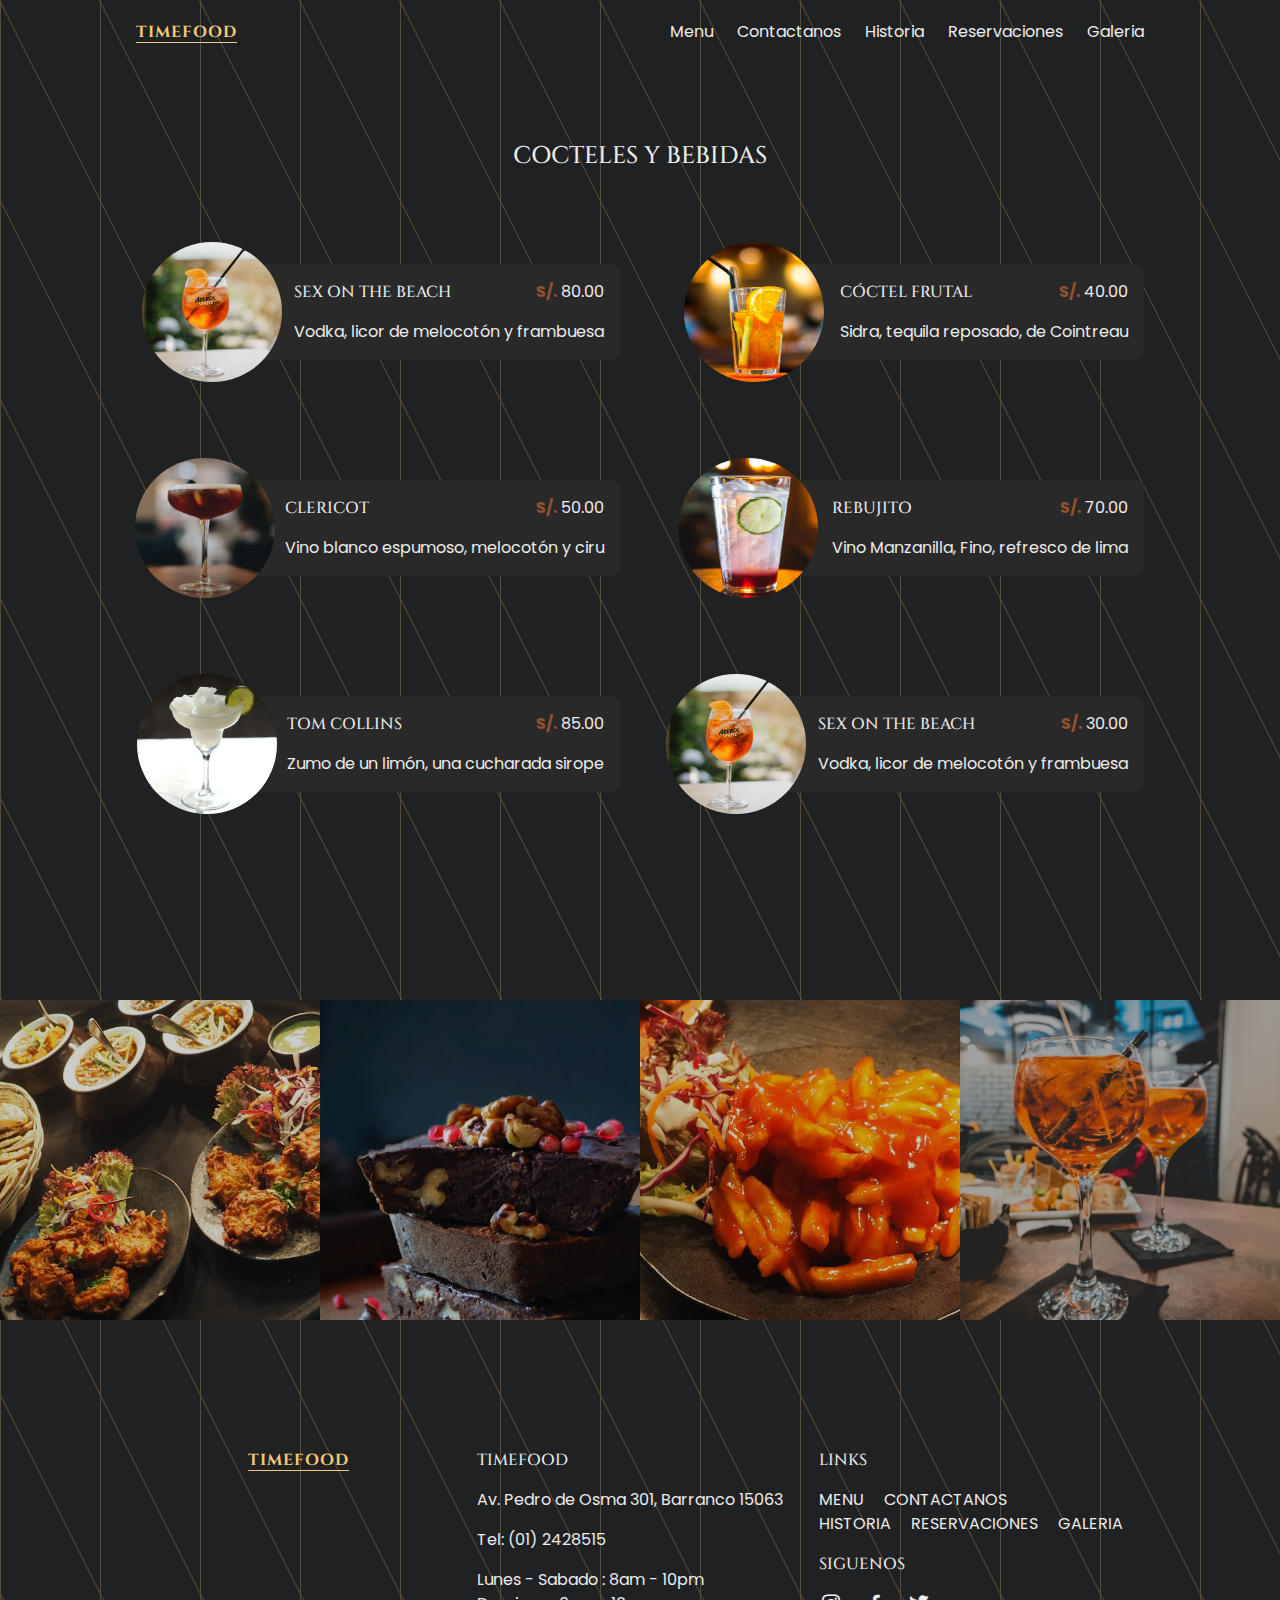
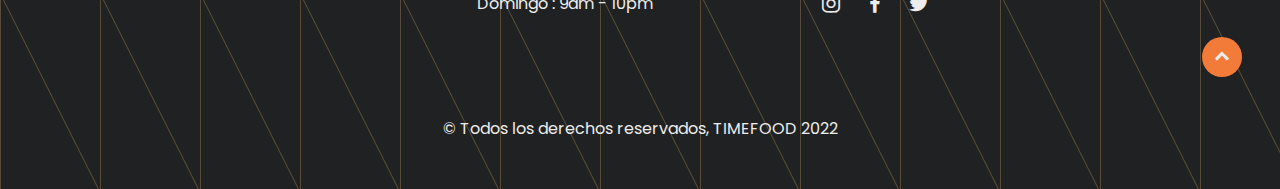
<file: pages/cocteles.html>
<!DOCTYPE html>
<html lang="en">

<head>
    <meta charset="UTF-8">
    <meta http-equiv="X-UA-Compatible" content="IE=edge">
    <meta name="viewport" content="width=device-width, initial-scale=1.0">
    <!-- -------------------------------------- FAVICON ------------------------------------- -->
    <link rel="shortcut icon" href="../images/favicon.ico" type="image/x-icon">
    <!-- -------------------------------------- BOXICONS ------------------------------------- -->
    <link rel="stylesheet" href="https://cdn.jsdelivr.net/npm/boxicons@latest/css/boxicons.min.css">
    <!-- -------------------------------------- CSS ------------------------------------- -->
    <link rel="stylesheet" href="../css/style.css">
    <title>COCTELES</title>
</head>

<body>
    <header class="header" id="inicio">
        <div class="nav container">
            <a href="../index.html" class="nav__logo">TIMEFOOD</a>
            <div class="nav__menu">
                <ul class="nav__list">
                    <li class="nav__item"><a href="menu.html" class="nav__link">Menu</a></li>
                    <li class="nav__item"><a href="contactanos.html" class="nav__link">Contactanos</a></li>
                    <li class="nav__item"><a href="historia.html" class="nav__link">Historia</a></li>
                    <li class="nav__item"><a href="reservaciones.html" class="nav__link">Reservaciones</a></li>
                    <li class="nav__item"><a href="galeria.html" class="nav__link">Galeria</a></li>
                </ul>
            </div>
        </div>
    </header>
    <main>

        <section class="dishes section">
            <h2 class="menu__ensaladas__title">Cocteles y bebidas</h2>
            <div class="dishes__container container grid">
                <div class="dishes__item">
                    <img src="../images/bebidas/drink1.jpg" alt="Sex on the beach" class="dishes_coctel_img">
                    <div class="dishes__data">
                        <div class="dishes__info">
                            <h3 class="dishes__subtitle">Sex on the beach</h3>
                            <p class="dishes__price"><strong class="highlight">S/.</strong> 80.00</p>
                        </div>
                        <p class="dishes__description"> Vodka, licor de melocotón y frambuesa</p>
                    </div>
                </div>
                <div class="dishes__item">
                    <img src="../images/bebidas/drink2.jpg" alt="Cóctel frutal" class="dishes_coctel_img">
                    <div class="dishes__data">
                        <div class="dishes__info">
                            <h3 class="dishes__subtitle">Cóctel frutal</h3>
                            <p class="dishes__price"><strong class="highlight">S/.</strong> 40.00</p>
                        </div>
                        <p class="dishes__description"> Sidra, tequila reposado, de Cointreau</p>
                    </div>
                </div>
                <div class="dishes__item">
                    <img src="../images/bebidas/drink3.jpg" alt="Clericot" class="dishes_coctel_img">
                    <div class="dishes__data">
                        <div class="dishes__info">
                            <h3 class="dishes__subtitle">Clericot </h3>
                            <p class="dishes__price"><strong class="highlight">S/.</strong> 50.00</p>
                        </div>
                        <p class="dishes__description">Vino blanco espumoso, melocotón y ciru</p>
                    </div>
                </div>
                <div class="dishes__item">
                    <img src="../images/bebidas/drink4.jpg" alt="Rebujito" class="dishes_coctel_img">
                    <div class="dishes__data">
                        <div class="dishes__info">
                            <h3 class="dishes__subtitle">Rebujito</h3>
                            <p class="dishes__price"><strong class="highlight">S/.</strong> 70.00</p>
                        </div>
                        <p class="dishes__description"> Vino Manzanilla, Fino, refresco de lima</p>
                    </div>
                </div>
                <div class="dishes__item">
                    <img src="../images/bebidas/drink5.jpg" alt="Tom Collins" class="dishes_coctel_img">
                    <div class="dishes__data">
                        <div class="dishes__info">
                            <h3 class="dishes__subtitle">Tom Collins</h3>
                            <p class="dishes__price"><strong class="highlight">S/.</strong> 85.00</p>
                        </div>
                        <p class="dishes__description">Zumo de un limón, una cucharada sirope</p>
                    </div>
                </div>
                <div class="dishes__item">
                    <img src="../images/bebidas/drink1.jpg" alt="Sex on the beach" class="dishes_coctel_img">
                    <div class="dishes__data">
                        <div class="dishes__info">
                            <h3 class="dishes__subtitle">Sex on the beach</h3>
                            <p class="dishes__price"><strong class="highlight">S/.</strong> 30.00</p>
                        </div>
                        <p class="dishes__description">Vodka, licor de melocotón y frambuesa</p>
                    </div>
                </div>
        </section>
        <section class="separator section">
            <div class="separator__container grid">
                <img src="../images/separator1.jpeg" alt="platos de comida" class="separator__img">
                <img src="../images/separator2.jpeg" alt="platos de comida" class="separator__img">
                <img src="../images/separator3.jpeg" alt="comida asiatica" class="separator__img">
                <img src="../images/separator4-min.jpg" alt="cocteles" class="separator__img">
            </div>
        </section>
    </main>
    <footer class="footer section">
        <div class="footer__container container grid">
            <a href="../index.html" class="footer__logo">TIMEFOOD</a>
            <div class="footer__info">
                <h3 class="footer__title">Timefood</h3>
                <div class="footer__data">
                    <p class="footer__location">Av. Pedro de Osma 301, Barranco 15063</p>
                    <p class="footer__phone">Tel: (01) 2428515</p>
                    <p class="footer__schedule">Lunes - Sabado : 8am - 10pm <br>
                        Domingo : 9am - 10pm</p>
                </div>
            </div>
            <div class="footer__company">
                <div class="footer__page">
                    <h3 class="footer__title">links</h3>
                    <div class="footer__links">
                        <a href="menu.html" class="footer__link">Menu</a>
                        <a href="contactanos.html" class="footer__link">Contactanos</a> <br>
                        <a href="historia.html" class="footer__link">Historia</a>
                        <a href="reservaciones.html" class="footer__link">Reservaciones</a>
                        <a href="galeria.html" class="footer__link">Galeria</a>
                    </div>
                </div>
                <div class="footer__follow">
                    <h3 class="footer__title">siguenos</h3>
                    <div class="footer__links">
                        <a href="https://www.instagram.com/restaurante_laspalmeras/?hl=en" target="_blank" class="footer__link"><i class='footer__icon bx bxl-instagram'></i></a>
                        <a href="https://www.facebook.com/CentralRestaurante/" target="_blank" class="footer__link"><i class='footer__icon bx bxl-facebook'></i></a>
                        <a href="https://twitter.com/centralrest?lang=en" target="_blank" class="footer__link"><i class='footer__icon bx bxl-twitter'></i></a>
                    </div>
                </div>
            </div>
        </div>
        <div class="footer__arrow-up"><a href="#inicio" class="footer__arrow"><i class='bx bxs-chevron-up'></i></a>
        </div>
        <p class="footer__copy">&copy Todos los derechos reservados, TIMEFOOD 2022</p>
    </footer>
</body>

</html>
</file>
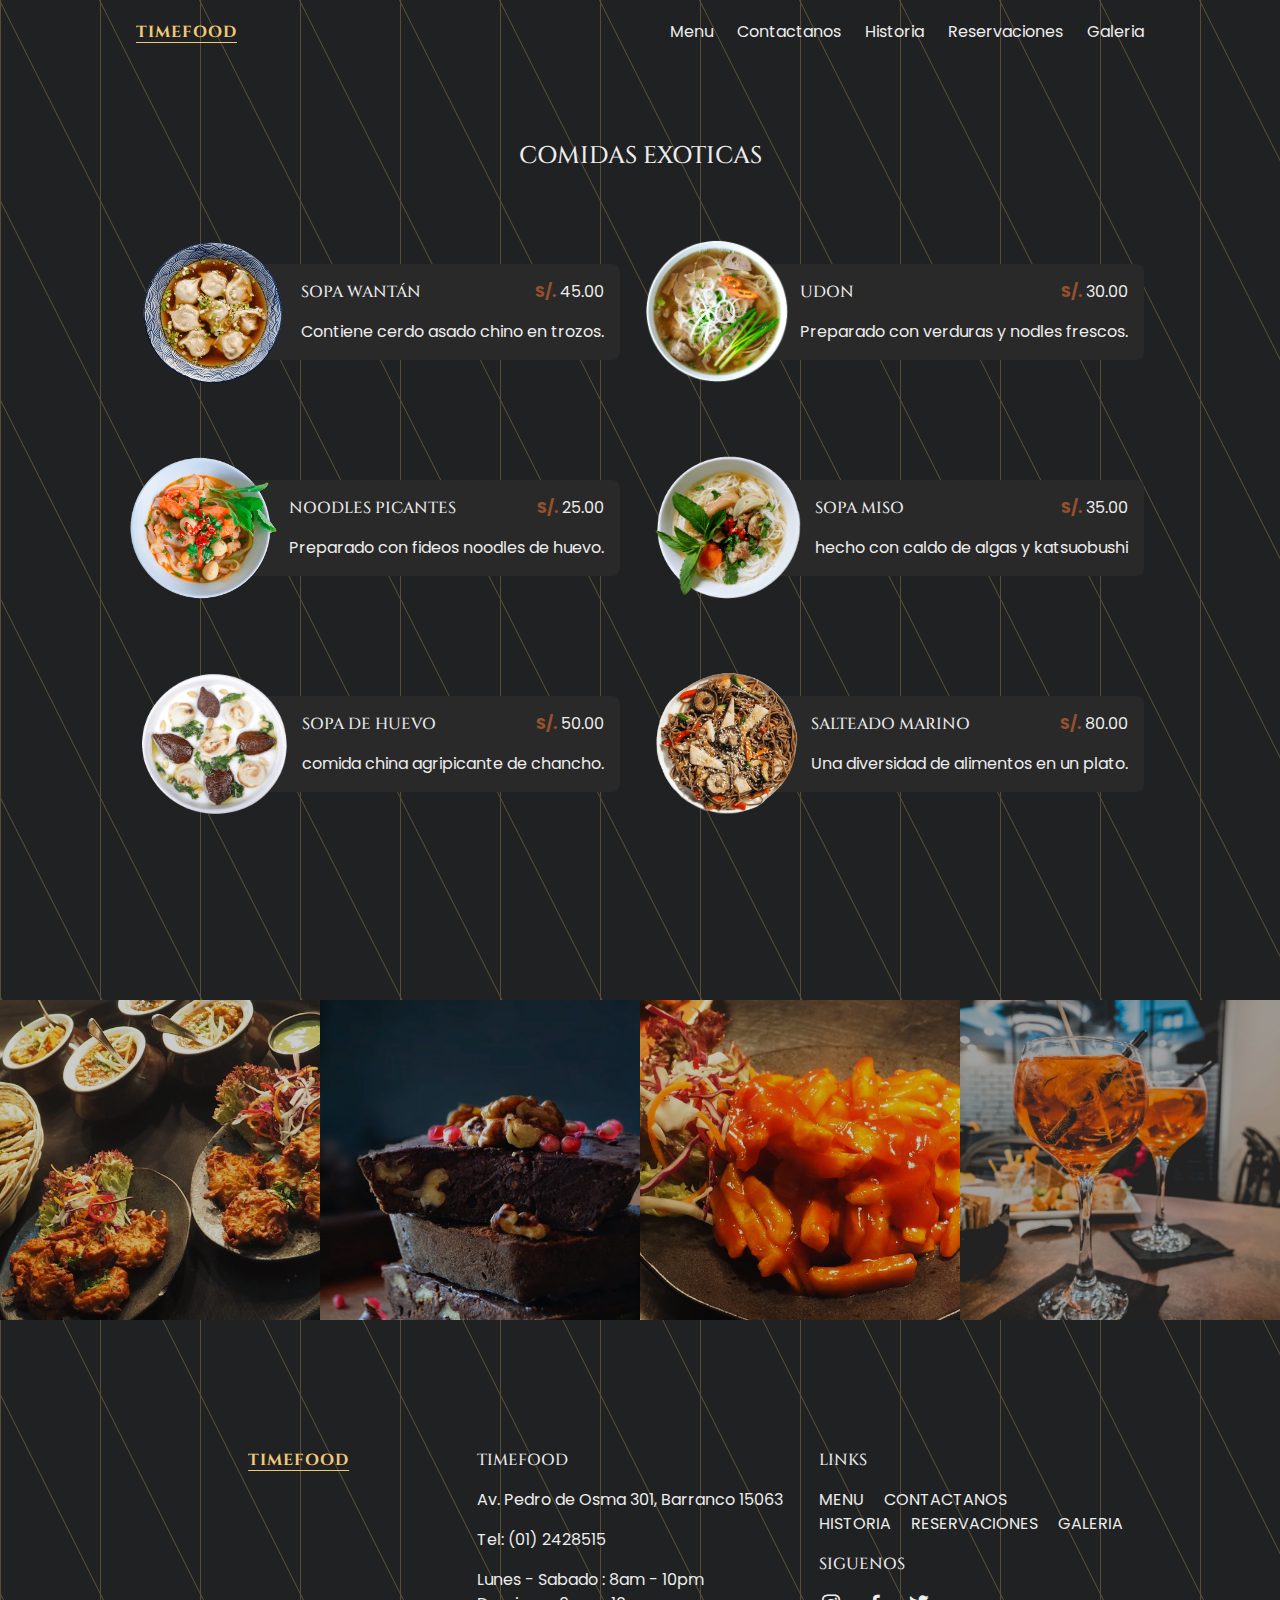
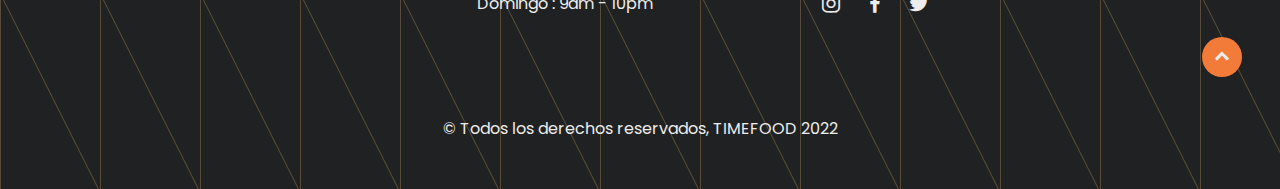
<file: pages/comidaExotica.html>
<!DOCTYPE html>
<html lang="en">

<head>
    <meta charset="UTF-8">
    <meta http-equiv="X-UA-Compatible" content="IE=edge">
    <meta name="viewport" content="width=device-width, initial-scale=1.0">
    <!-- -------------------------------------- FAVICON ------------------------------------- -->
    <link rel="shortcut icon" href="../images/favicon.ico" type="image/x-icon">
    <!-- -------------------------------------- BOXICONS ------------------------------------- -->
    <link rel="stylesheet" href="https://cdn.jsdelivr.net/npm/boxicons@latest/css/boxicons.min.css">
    <!-- -------------------------------------- CSS ------------------------------------- -->
    <link rel="stylesheet" href="../css/style.css">
    <title>COMIDA EXOTICA</title>
</head>

<body>
    <header class="header" id="inicio">
        <div class="nav container">
            <a href="../index.html" class="nav__logo">TIMEFOOD</a>
            <div class="nav__menu">
                <ul class="nav__list">
                    <li class="nav__item"><a href="menu.html" class="nav__link">Menu</a></li>
                    <li class="nav__item"><a href="contactanos.html" class="nav__link">Contactanos</a></li>
                    <li class="nav__item"><a href="historia.html" class="nav__link">Historia</a></li>
                    <li class="nav__item"><a href="reservaciones.html" class="nav__link">Reservaciones</a></li>
                    <li class="nav__item"><a href="galeria.html" class="nav__link">Galeria</a></li>
                </ul>
            </div>
        </div>
    </header>
    <main>
        <section class="dishes section">
            <h2 class="menu__ensaladas__title">Comidas Exoticas</h2>
            <div class="dishes__container container grid">
                <div class="dishes__item">
                    <img src="../images/comidasExoticas/comidae1.png" alt="Sopa wantán" class="dishes__img">
                    <div class="dishes__data">
                        <div class="dishes__info">
                            <h3 class="dishes__subtitle">Sopa wantán</h3>
                            <p class="dishes__price"><strong class="highlight">S/.</strong> 45.00</p>
                        </div>
                        <p class="dishes__description">Contiene cerdo asado chino en trozos.</p>
                    </div>
                </div>
                <div class="dishes__item">
                    <img src="../images/comidasExoticas/comidae2.png" alt="Udon" class="dishes__img">
                    <div class="dishes__data">
                        <div class="dishes__info">
                            <h3 class="dishes__subtitle">Udon</h3>
                            <p class="dishes__price"><strong class="highlight">S/.</strong> 30.00</p>
                        </div>
                        <p class="dishes__description">Preparado con verduras y nodles frescos.</p>
                    </div>
                </div>
                <div class="dishes__item">
                    <img src="../images/comidasExoticas/comidae3.png" alt="Noodles picantes" class="dishes__img">
                    <div class="dishes__data">
                        <div class="dishes__info">
                            <h3 class="dishes__subtitle">Noodles picantes</h3>
                            <p class="dishes__price"><strong class="highlight">S/.</strong> 25.00</p>
                        </div>
                        <p class="dishes__description">Preparado con fideos noodles de huevo.</p>
                    </div>
                </div>
                <div class="dishes__item">
                    <img src="../images/comidasExoticas/comidae4.png" alt="Sopa miso" class="dishes__img">
                    <div class="dishes__data">
                        <div class="dishes__info">
                            <h3 class="dishes__subtitle">Sopa miso</h3>
                            <p class="dishes__price"><strong class="highlight">S/.</strong> 35.00</p>
                        </div>
                        <p class="dishes__description">hecho con caldo de algas y katsuobushi</p>
                    </div>
                </div>
                <div class="dishes__item">
                    <img src="../images/comidasExoticas/comidae5.png" alt="Sopa de huevo" class="dishes__img">
                    <div class="dishes__data">
                        <div class="dishes__info">
                            <h3 class="dishes__subtitle">Sopa de huevo</h3>
                            <p class="dishes__price"><strong class="highlight">S/.</strong> 50.00</p>
                        </div>
                        <p class="dishes__description">comida china agripicante de chancho.</p>
                    </div>
                </div>
                <div class="dishes__item">
                    <img src="../images/comidasExoticas/comidae6.png" alt="Salteado marino" class="dishes__img">
                    <div class="dishes__data">
                        <div class="dishes__info">
                            <h3 class="dishes__subtitle">Salteado marino</h3>
                            <p class="dishes__price"><strong class="highlight">S/.</strong> 80.00</p>
                        </div>
                        <p class="dishes__description">Una diversidad de alimentos en un plato.</p>
                    </div>
                </div>
        </section>
        <section class="separator section">
            <div class="separator__container grid">
                <img src="../images/separator1.jpeg" alt="platos de comida" class="separator__img">
                <img src="../images/separator2.jpeg" alt="platos de comida" class="separator__img">
                <img src="../images/separator3.jpeg" alt="comida asiatica" class="separator__img">
                <img src="../images/separator4-min.jpg" alt="cocteles" class="separator__img">
            </div>
        </section>
    </main>
    <footer class="footer section">
        <div class="footer__container container grid">
            <a href="../index.html" class="footer__logo">TIMEFOOD</a>
            <div class="footer__info">
                <h3 class="footer__title">Timefood</h3>
                <div class="footer__data">
                    <p class="footer__location">Av. Pedro de Osma 301, Barranco 15063</p>
                    <p class="footer__phone">Tel: (01) 2428515</p>
                    <p class="footer__schedule">Lunes - Sabado : 8am - 10pm <br>
                        Domingo : 9am - 10pm</p>
                </div>
            </div>
            <div class="footer__company">
                <div class="footer__page">
                    <h3 class="footer__title">links</h3>
                    <div class="footer__links">
                        <a href="menu.html" class="footer__link">Menu</a>
                        <a href="contactanos.html" class="footer__link">Contactanos</a> <br>
                        <a href="historia.html" class="footer__link">Historia</a>
                        <a href="reservaciones.html" class="footer__link">Reservaciones</a>
                        <a href="galeria.html" class="footer__link">Galeria</a>
                    </div>
                </div>
                <div class="footer__follow">
                    <h3 class="footer__title">siguenos</h3>
                    <div class="footer__links">
                        <a href="https://www.instagram.com/restaurante_laspalmeras/?hl=en" target="_blank" class="footer__link"><i class='footer__icon bx bxl-instagram'></i></a>
                        <a href="https://www.facebook.com/CentralRestaurante/" target="_blank" class="footer__link"><i class='footer__icon bx bxl-facebook'></i></a>
                        <a href="https://twitter.com/centralrest?lang=en" target="_blank" class="footer__link"><i class='footer__icon bx bxl-twitter'></i></a>
                    </div>
                </div>
            </div>
        </div>
        <div class="footer__arrow-up"><a href="#inicio" class="footer__arrow"><i class='bx bxs-chevron-up'></i></a>
        </div>
        <p class="footer__copy">&copy Todos los derechos reservados, TIMEFOOD 2022</p>
    </footer>
</body>

</html>
</file>
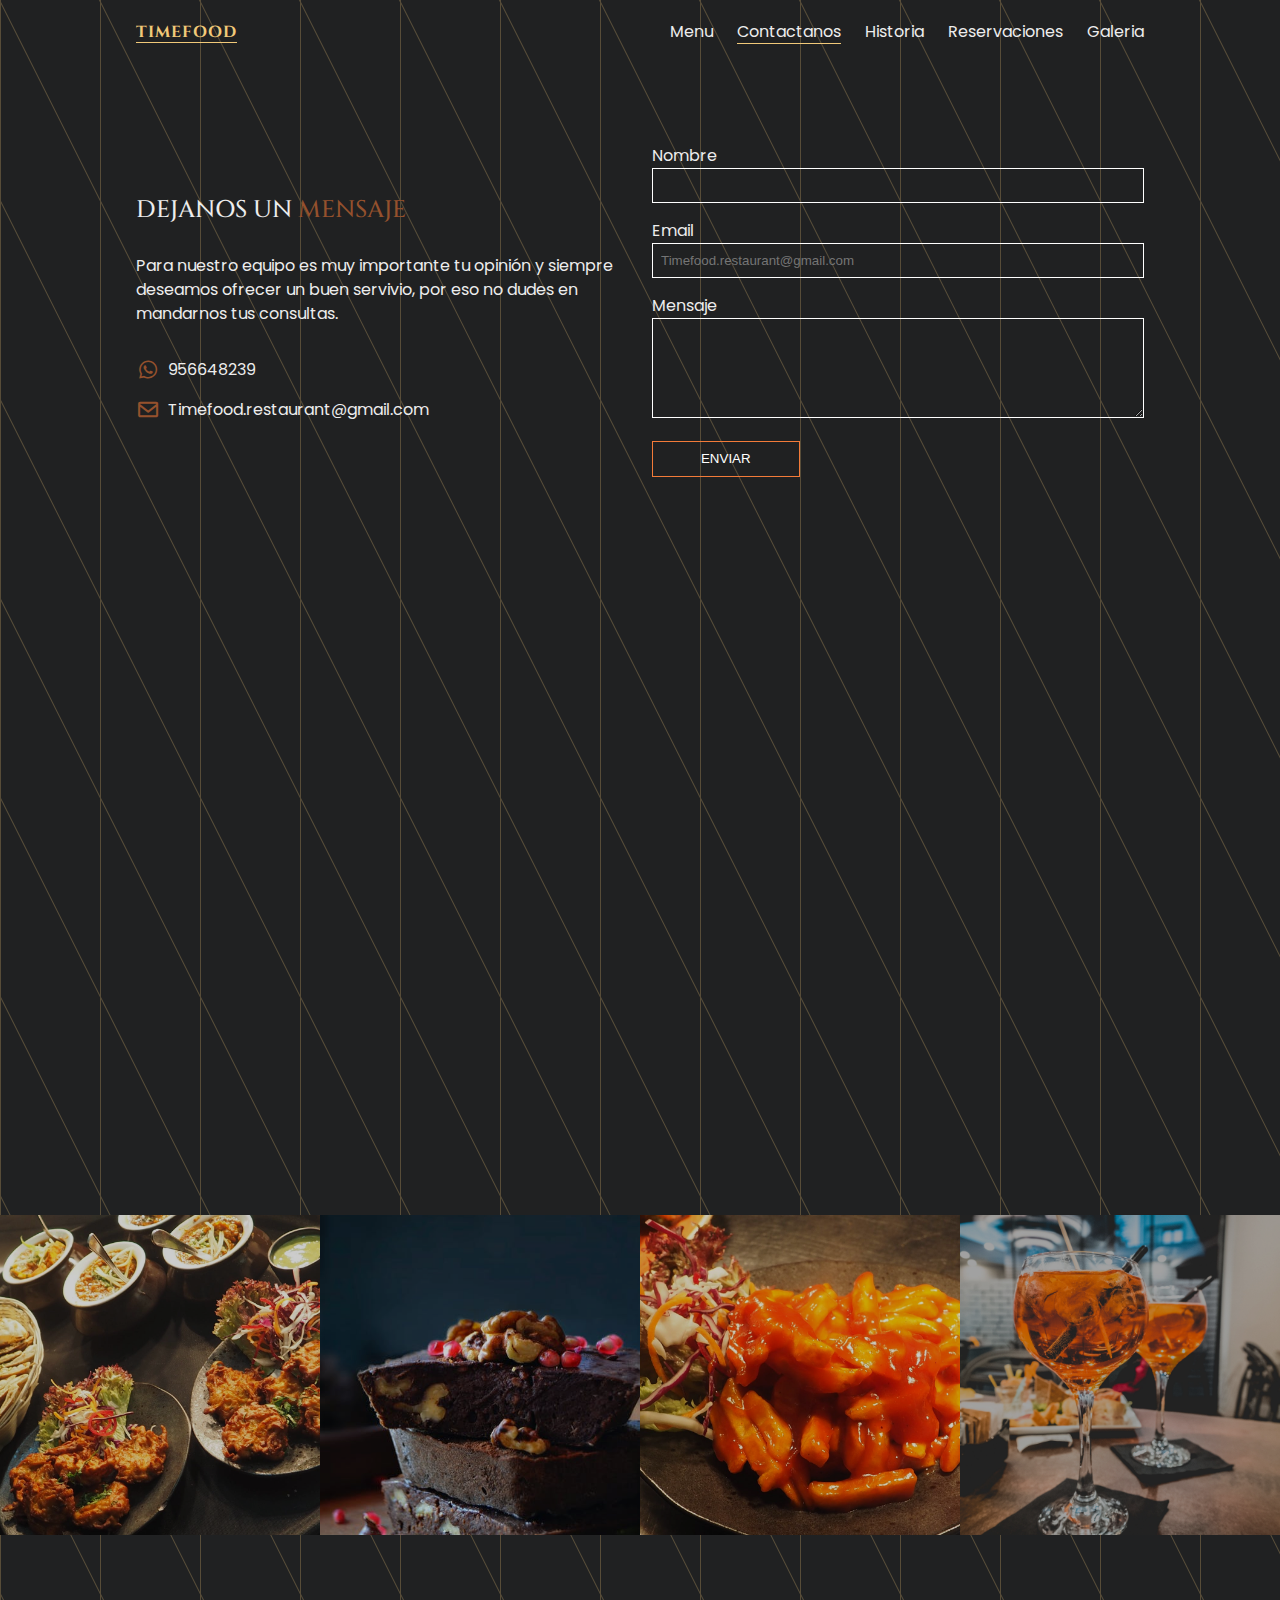
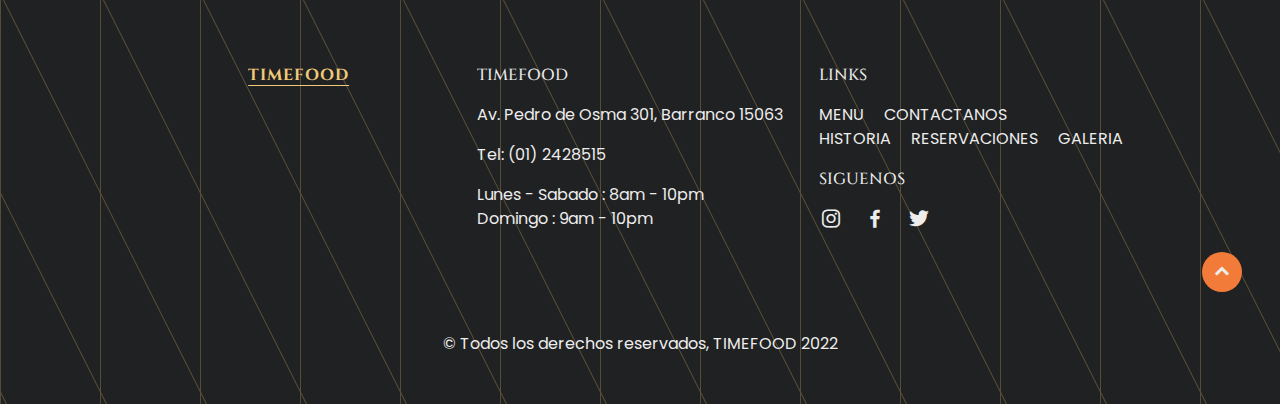
<file: pages/contactanos.html>
<!DOCTYPE html>
<html lang="en">

<head>
    <meta charset="UTF-8">
    <meta http-equiv="X-UA-Compatible" content="IE=edge">
    <meta name="viewport" content="width=device-width, initial-scale=1.0">
    <!-- -------------------------------------- FAVICON ------------------------------------- -->
    <link rel="shortcut icon" href="../images/favicon.ico" type="image/x-icon">
    <!-- -------------------------------------- BOXICONS ------------------------------------- -->
    <link rel="stylesheet" href="https://cdn.jsdelivr.net/npm/boxicons@latest/css/boxicons.min.css">
    <!-- -------------------------------------- CSS ------------------------------------- -->
    <link rel="stylesheet" href="../css/style.css">
    <title>CONTACTANOS</title>
</head>

<body>
    <header class="header" id="inicio">
        <div class="nav container">
            <a href="../index.html" class="nav__logo">TIMEFOOD</a>
            <div class="nav__menu">
                <ul class="nav__list">
                    <li class="nav__item"><a href="menu.html" class="nav__link">Menu</a></li>
                    <li class="nav__item"><a href="contactanos.html" class="active">Contactanos</a></li>
                    <li class="nav__item"><a href="historia.html" class="nav__link">Historia</a></li>
                    <li class="nav__item"><a href="reservaciones.html" class="nav__link">Reservaciones</a></li>
                    <li class="nav__item"><a href="galeria.html" class="nav__link">Galeria</a></li>
                </ul>
            </div>
        </div>
    </header>
    <main>
        <section class="message section">
            <div class="message__container container grid">
                <div class="message__data">
                    <h2 class="message__title">dejanos un <span class="highlight">mensaje</span></h2>
                    <p class="message__decription">Para nuestro equipo es muy importante tu opinión y siempre deseamos ofrecer un buen servivio, por eso no dudes en mandarnos tus consultas.</p>
                    <p class="message__w"><i class='bx bxl-whatsapp message__icon'></i> 956648239</p>
                    <p class="message__e"><i class='bx bx-envelope message__icon' ></i> Timefood.restaurant@gmail.com</p>
                </div>
                <form action="#" class="message__form">
                    <div class="message__input">
                        <label for="name">Nombre</label>
                        <input type="text" name="name" id="name" required>
                    </div>
                    <div class="message__input">
                        <label for="email">Email</label>
                        <input type="email" name="email" id="email" placeholder="Timefood.restaurant@gmail.com" required>
                    </div>
                    <div class="message__input">
                        <label for="message">Mensaje</label>
                        <textarea name="message" id="message" required></textarea>
                    </div>
                    <div class="message__input">
                        <input class="btn__message" type="submit" value="enviar">
                    </div>
                </form>
            </div>
        </section>

        <section class="location section">
            <div class="location__container container grid">
                <iframe class="location__map" src="https://www.google.com/maps/embed?pb=!1m18!1m12!1m3!1d3900.405496839744!2d-77.02371184636033!3d-12.152772886418656!2m3!1f0!2f0!3f0!3m2!1i1024!2i768!4f13.1!3m3!1m2!1s0x9105b7e1872d5bd3%3A0x5f5d8fa5bbdab11c!2sCentral!5e0!3m2!1sen!2spe!4v1655140553028!5m2!1sen!2spe"  height="450" style="border:0;" allowfullscreen="" loading="lazy" referrerpolicy="no-referrer-when-downgrade"></iframe>
            </div>
        </section>

        
        
        <section class="separator section">
            <div class="separator__container grid">
                <img src="../images/separator1.jpeg" alt="platos de comida" class="separator__img">
                <img src="../images/separator2.jpeg" alt="platos de comida" class="separator__img">
                <img src="../images/separator3.jpeg" alt="comida asiatica" class="separator__img">
                <img src="../images/separator4-min.jpg" alt="cocteles" class="separator__img">
            </div>
        </section>
    </main>
    <footer class="footer section">
        <div class="footer__container container grid">
            <a href="../index.html" class="footer__logo">TIMEFOOD</a>
            <div class="footer__info">
                <h3 class="footer__title">Timefood</h3>
                <div class="footer__data">
                    <p class="footer__location">Av. Pedro de Osma 301, Barranco 15063</p>
                    <p class="footer__phone">Tel: (01) 2428515</p>
                    <p class="footer__schedule">Lunes - Sabado : 8am - 10pm <br>
                        Domingo : 9am - 10pm</p>
                </div>
            </div>
            <div class="footer__company">
                <div class="footer__page">
                    <h3 class="footer__title">links</h3>
                    <div class="footer__links">
                        <a href="menu.html" class="footer__link">Menu</a>
                        <a href="contactanos.html" class="footer__link">Contactanos</a> <br>
                        <a href="historia.html" class="footer__link">Historia</a>
                        <a href="reservaciones.html" class="footer__link">Reservaciones</a>
                        <a href="galeria.html" class="footer__link">Galeria</a>
                    </div>
                </div>
                <div class="footer__follow">
                    <h3 class="footer__title">siguenos</h3>
                    <div class="footer__links">
                        <a href="https://www.instagram.com/restaurante_laspalmeras/?hl=en" target="_blank" class="footer__link"><i class='footer__icon bx bxl-instagram'></i></a>
                        <a href="https://www.facebook.com/CentralRestaurante/" target="_blank" class="footer__link"><i class='footer__icon bx bxl-facebook'></i></a>
                        <a href="https://twitter.com/centralrest?lang=en" target="_blank" class="footer__link"><i class='footer__icon bx bxl-twitter'></i></a>
                    </div>
                </div>
            </div>
        </div>
        <div class="footer__arrow-up"><a href="#inicio" class="footer__arrow"><i class='bx bxs-chevron-up'></i></a>
        </div>
        <p class="footer__copy">&copy Todos los derechos reservados, TIMEFOOD 2022</p>
    </footer>
</body>

</html>
</file>
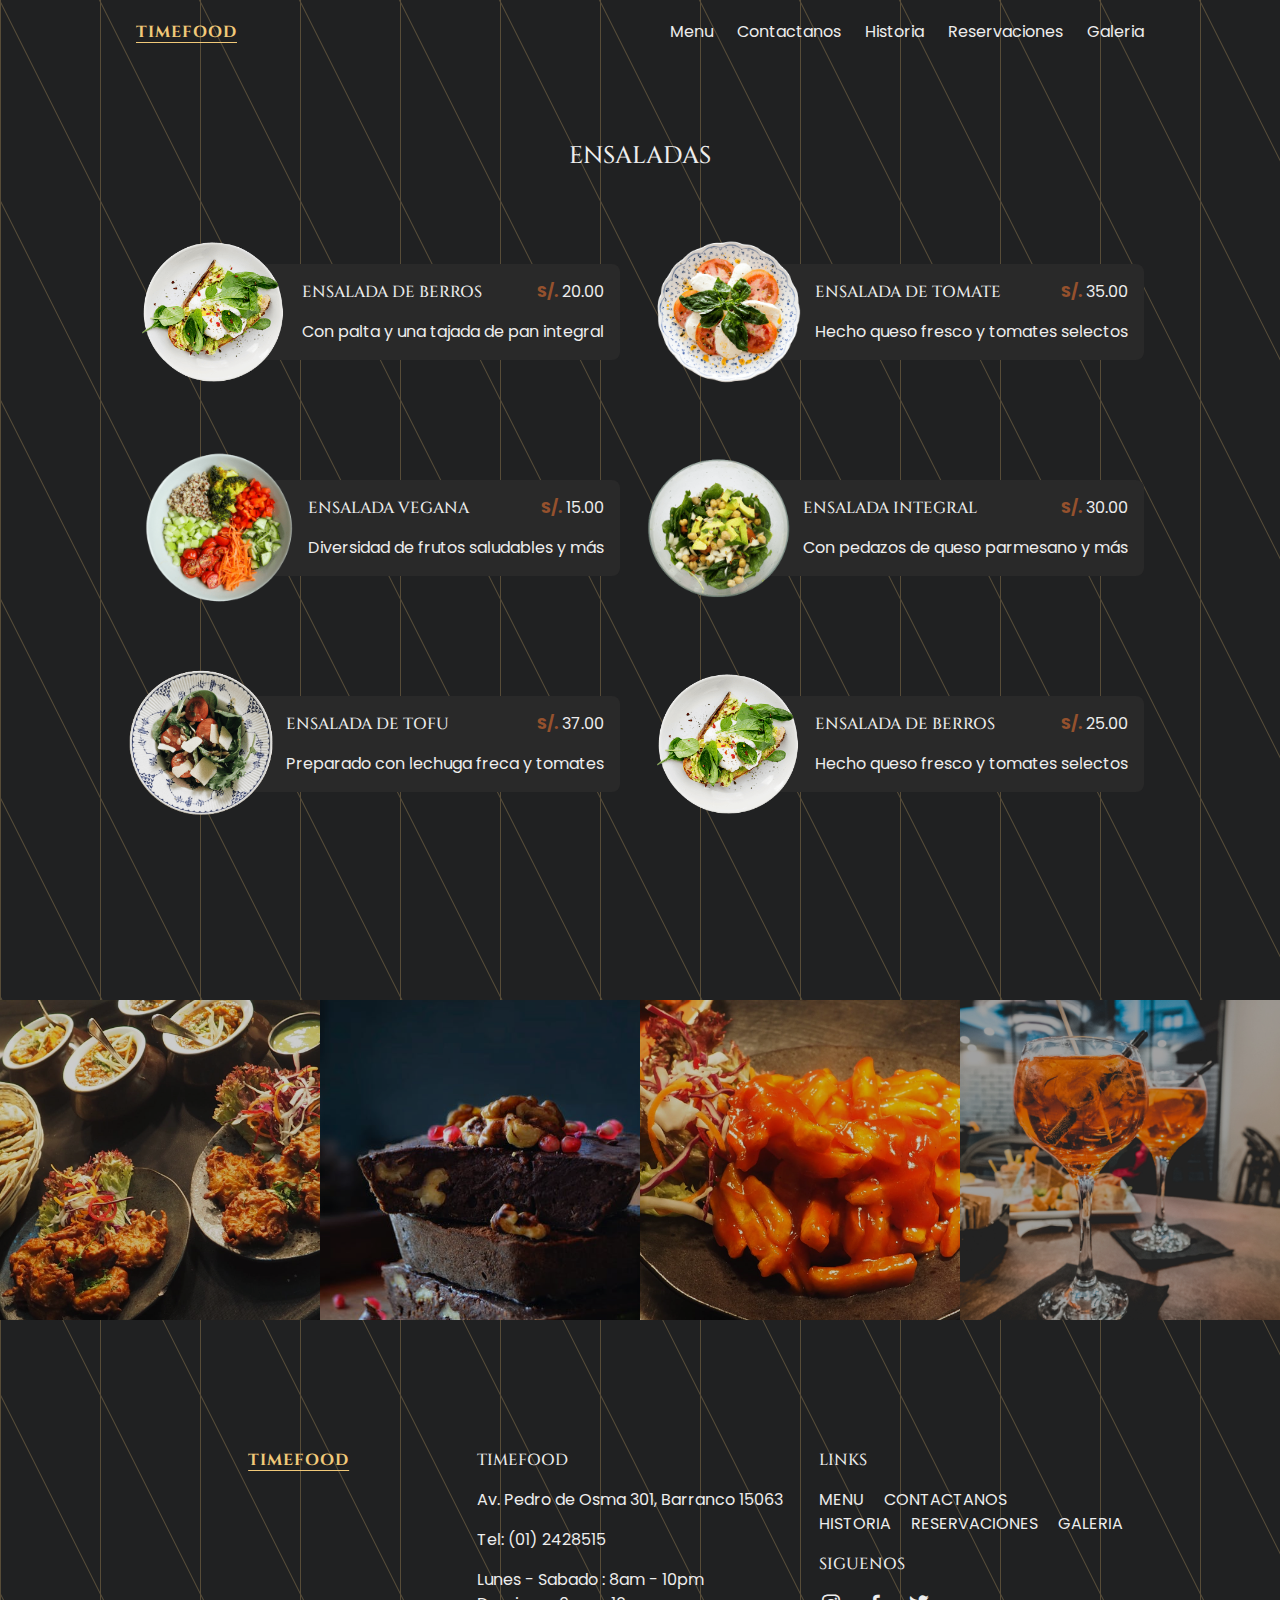
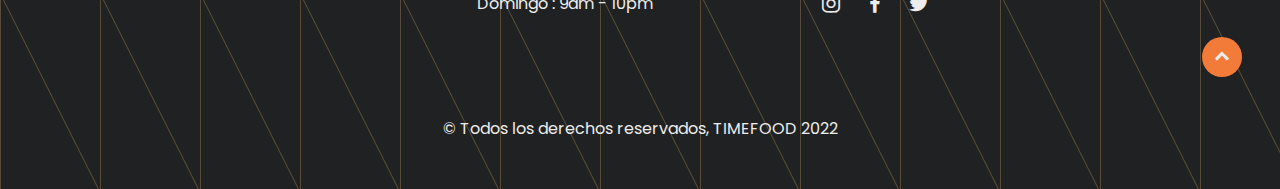
<file: pages/ensaladas.html>
<!DOCTYPE html>
<html lang="en">

<head>
    <meta charset="UTF-8">
    <meta http-equiv="X-UA-Compatible" content="IE=edge">
    <meta name="viewport" content="width=device-width, initial-scale=1.0">
    <!-- -------------------------------------- FAVICON ------------------------------------- -->
    <link rel="shortcut icon" href="../images/favicon.ico" type="image/x-icon">
    <!-- -------------------------------------- BOXICONS ------------------------------------- -->
    <link rel="stylesheet" href="https://cdn.jsdelivr.net/npm/boxicons@latest/css/boxicons.min.css">
    <!-- -------------------------------------- CSS ------------------------------------- -->
    <link rel="stylesheet" href="../css/style.css">
    <title>ENSALADAS</title>
</head>

<body>
    <header class="header" id="inicio">
        <div class="nav container">
            <a href="../index.html" class="nav__logo">TIMEFOOD</a>
            <div class="nav__menu">
                <ul class="nav__list">
                    <li class="nav__item"><a href="menu.html" class="nav__link">Menu</a></li>
                    <li class="nav__item"><a href="contactanos.html" class="nav__link">Contactanos</a></li>
                    <li class="nav__item"><a href="historia.html" class="nav__link">Historia</a></li>
                    <li class="nav__item"><a href="reservaciones.html" class="nav__link">Reservaciones</a></li>
                    <li class="nav__item"><a href="galeria.html" class="nav__link">Galeria</a></li>
                </ul>
            </div>
        </div>
    </header>
    <main>

        <section class="dishes section">
            <h2 class="menu__ensaladas__title">Ensaladas</h2>
            <div class="dishes__container container grid">
                <div class="dishes__item">
                    <img src="../images/ensaladas/salad1.png" alt="ensalada" class="dishes__img">
                    <div class="dishes__data">
                        <div class="dishes__info">
                            <h3 class="dishes__subtitle">Ensalada de berros</h3>
                            <p class="dishes__price"><strong class="highlight">S/.</strong> 20.00</p>
                        </div>
                        <p class="dishes__description">Con palta y una tajada de pan integral </p>
                    </div>
                </div>
                <div class="dishes__item">
                    <img src="../images/ensaladas/salad2.png" alt="ensalada" class="dishes__img">
                    <div class="dishes__data">
                        <div class="dishes__info">
                            <h3 class="dishes__subtitle">Ensalada de tomate</h3>
                            <p class="dishes__price"><strong class="highlight">S/.</strong> 35.00</p>
                        </div>
                        <p class="dishes__description">Hecho queso fresco y tomates selectos </p>
                    </div>
                </div>
                <div class="dishes__item">
                    <img src="../images/ensaladas/salad3.png" alt="ensalada" class="dishes__img">
                    <div class="dishes__data">
                        <div class="dishes__info">
                            <h3 class="dishes__subtitle">Ensalada vegana</h3>
                            <p class="dishes__price"><strong class="highlight">S/.</strong> 15.00</p>
                        </div>
                        <p class="dishes__description">Diversidad de frutos saludables y más</p>
                    </div>
                </div>
                <div class="dishes__item">
                    <img src="../images/ensaladas/salad4.png" alt="ensalada" class="dishes__img">
                    <div class="dishes__data">
                        <div class="dishes__info">
                            <h3 class="dishes__subtitle">Ensalada integral</h3>
                            <p class="dishes__price"><strong class="highlight">S/.</strong> 30.00</p>
                        </div>
                        <p class="dishes__description">Con pedazos de queso parmesano y más</p>
                    </div>
                </div>
                <div class="dishes__item">
                    <img src="../images/ensaladas/salad5.png" alt="ensalada" class="dishes__img">
                    <div class="dishes__data">
                        <div class="dishes__info">
                            <h3 class="dishes__subtitle">Ensalada de tofu</h3>
                            <p class="dishes__price"><strong class="highlight">S/.</strong> 37.00</p>
                        </div>
                        <p class="dishes__description">Preparado con lechuga freca y tomates</p>
                    </div>
                </div>
                <div class="dishes__item">
                    <img src="../images/ensaladas/salad1.png" alt="ensalada" class="dishes__img">
                    <div class="dishes__data">
                        <div class="dishes__info">
                            <h3 class="dishes__subtitle">Ensalada de berros</h3>
                            <p class="dishes__price"><strong class="highlight">S/.</strong> 25.00</p>
                        </div>
                        <p class="dishes__description">Hecho queso fresco y tomates selectos</p>
                    </div>
                </div>
        </section>
        <section class="separator section">
            <div class="separator__container grid">
                <img src="../images/separator1.jpeg" alt="platos de comida" class="separator__img">
                <img src="../images/separator2.jpeg" alt="platos de comida" class="separator__img">
                <img src="../images/separator3.jpeg" alt="comida asiatica" class="separator__img">
                <img src="../images/separator4-min.jpg" alt="cocteles" class="separator__img">
            </div>
        </section>
    </main>
    <footer class="footer section">
        <div class="footer__container container grid">
            <a href="../index.html" class="footer__logo">TIMEFOOD</a>
            <div class="footer__info">
                <h3 class="footer__title">Timefood</h3>
                <div class="footer__data">
                    <p class="footer__location">Av. Pedro de Osma 301, Barranco 15063</p>
                    <p class="footer__phone">Tel: (01) 2428515</p>
                    <p class="footer__schedule">Lunes - Sabado : 8am - 10pm <br>
                        Domingo : 9am - 10pm</p>
                </div>
            </div>
            <div class="footer__company">
                <div class="footer__page">
                    <h3 class="footer__title">links</h3>
                    <div class="footer__links">
                        <a href="menu.html" class="footer__link">Menu</a>
                        <a href="contactanos.html" class="footer__link">Contactanos</a> <br>
                        <a href="historia.html" class="footer__link">Historia</a>
                        <a href="reservaciones.html" class="footer__link">Reservaciones</a>
                        <a href="galeria.html" class="footer__link">Galeria</a>
                    </div>
                </div>
                <div class="footer__follow">
                    <h3 class="footer__title">siguenos</h3>
                    <div class="footer__links">
                        <a href="https://www.instagram.com/restaurante_laspalmeras/?hl=en" target="_blank" class="footer__link"><i class='footer__icon bx bxl-instagram'></i></a>
                        <a href="https://www.facebook.com/CentralRestaurante/" target="_blank" class="footer__link"><i class='footer__icon bx bxl-facebook'></i></a>
                        <a href="https://twitter.com/centralrest?lang=en" target="_blank" class="footer__link"><i class='footer__icon bx bxl-twitter'></i></a>
                    </div>
                </div>
            </div>
        </div>
        <div class="footer__arrow-up"><a href="#inicio" class="footer__arrow"><i class='bx bxs-chevron-up'></i></a>
        </div>
        <p class="footer__copy">&copy Todos los derechos reservados, TIMEFOOD 2022</p>
    </footer>
</body>

</html>
</file>
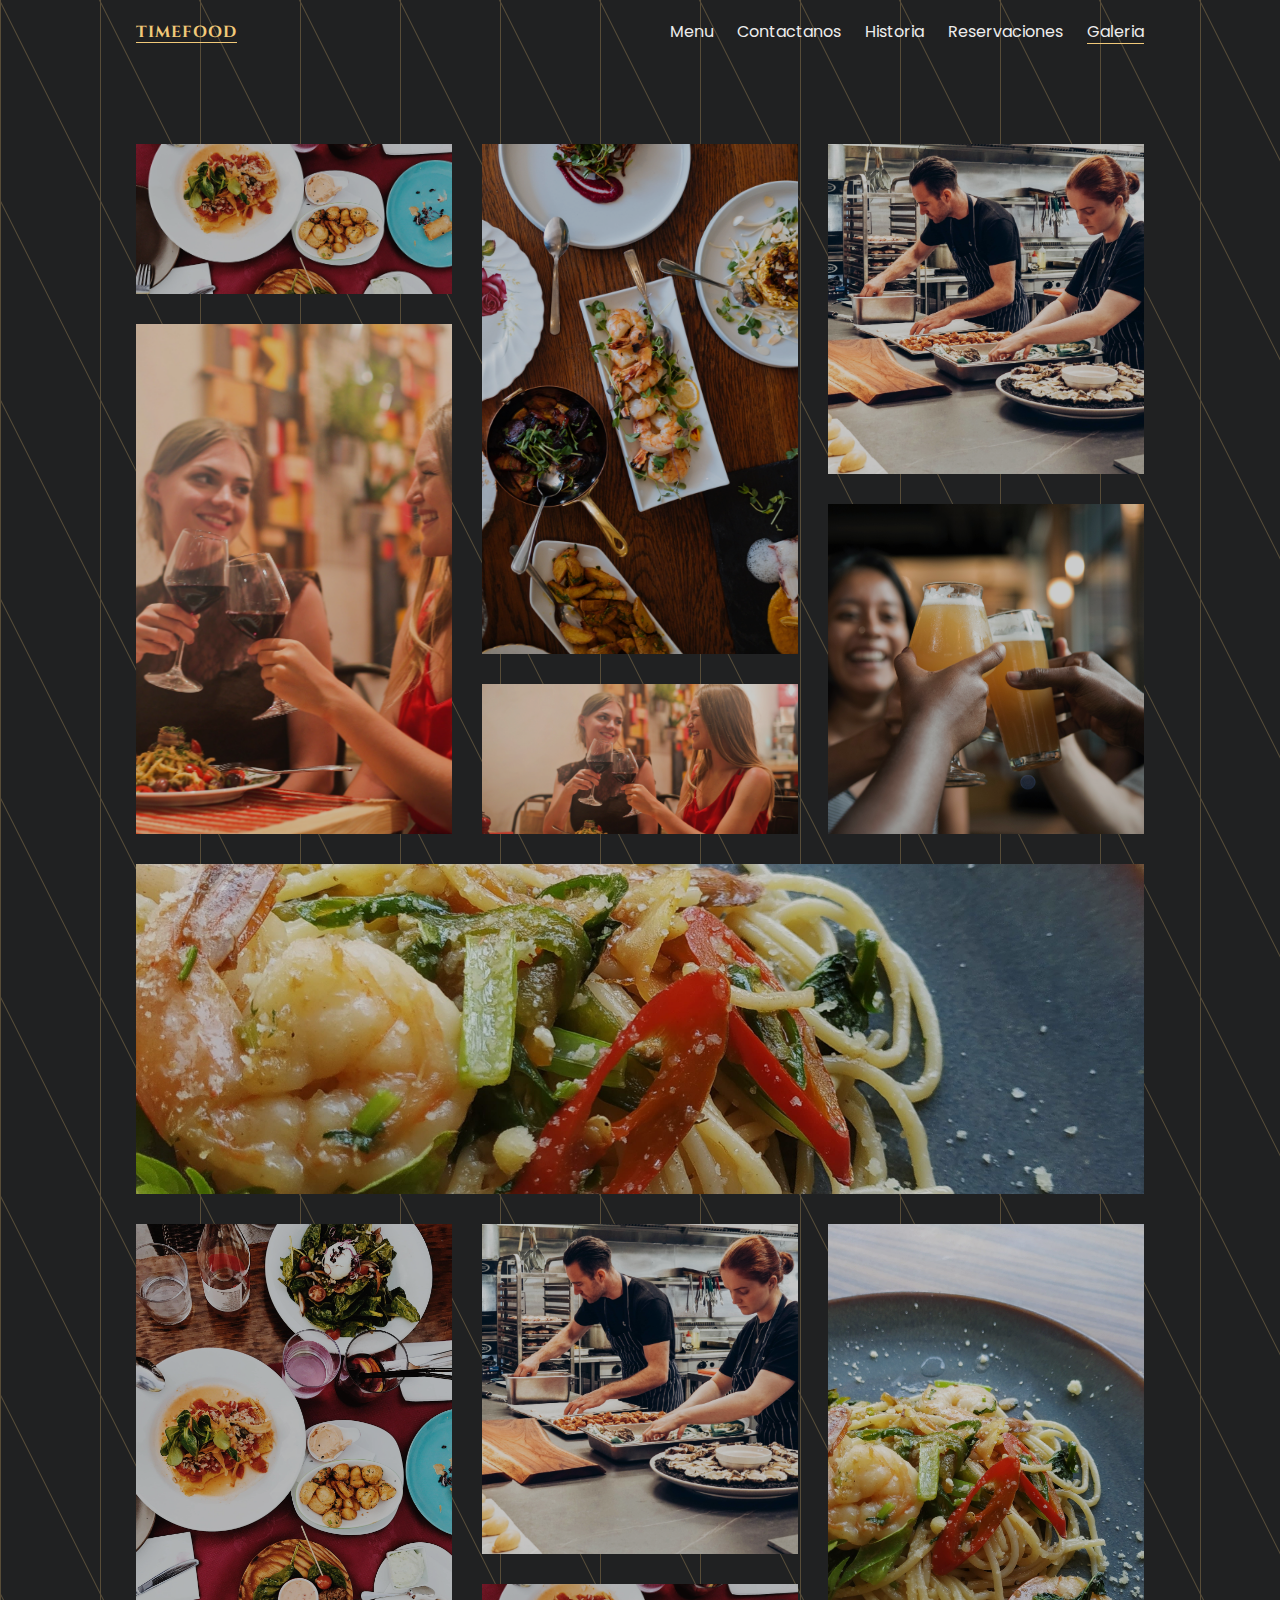
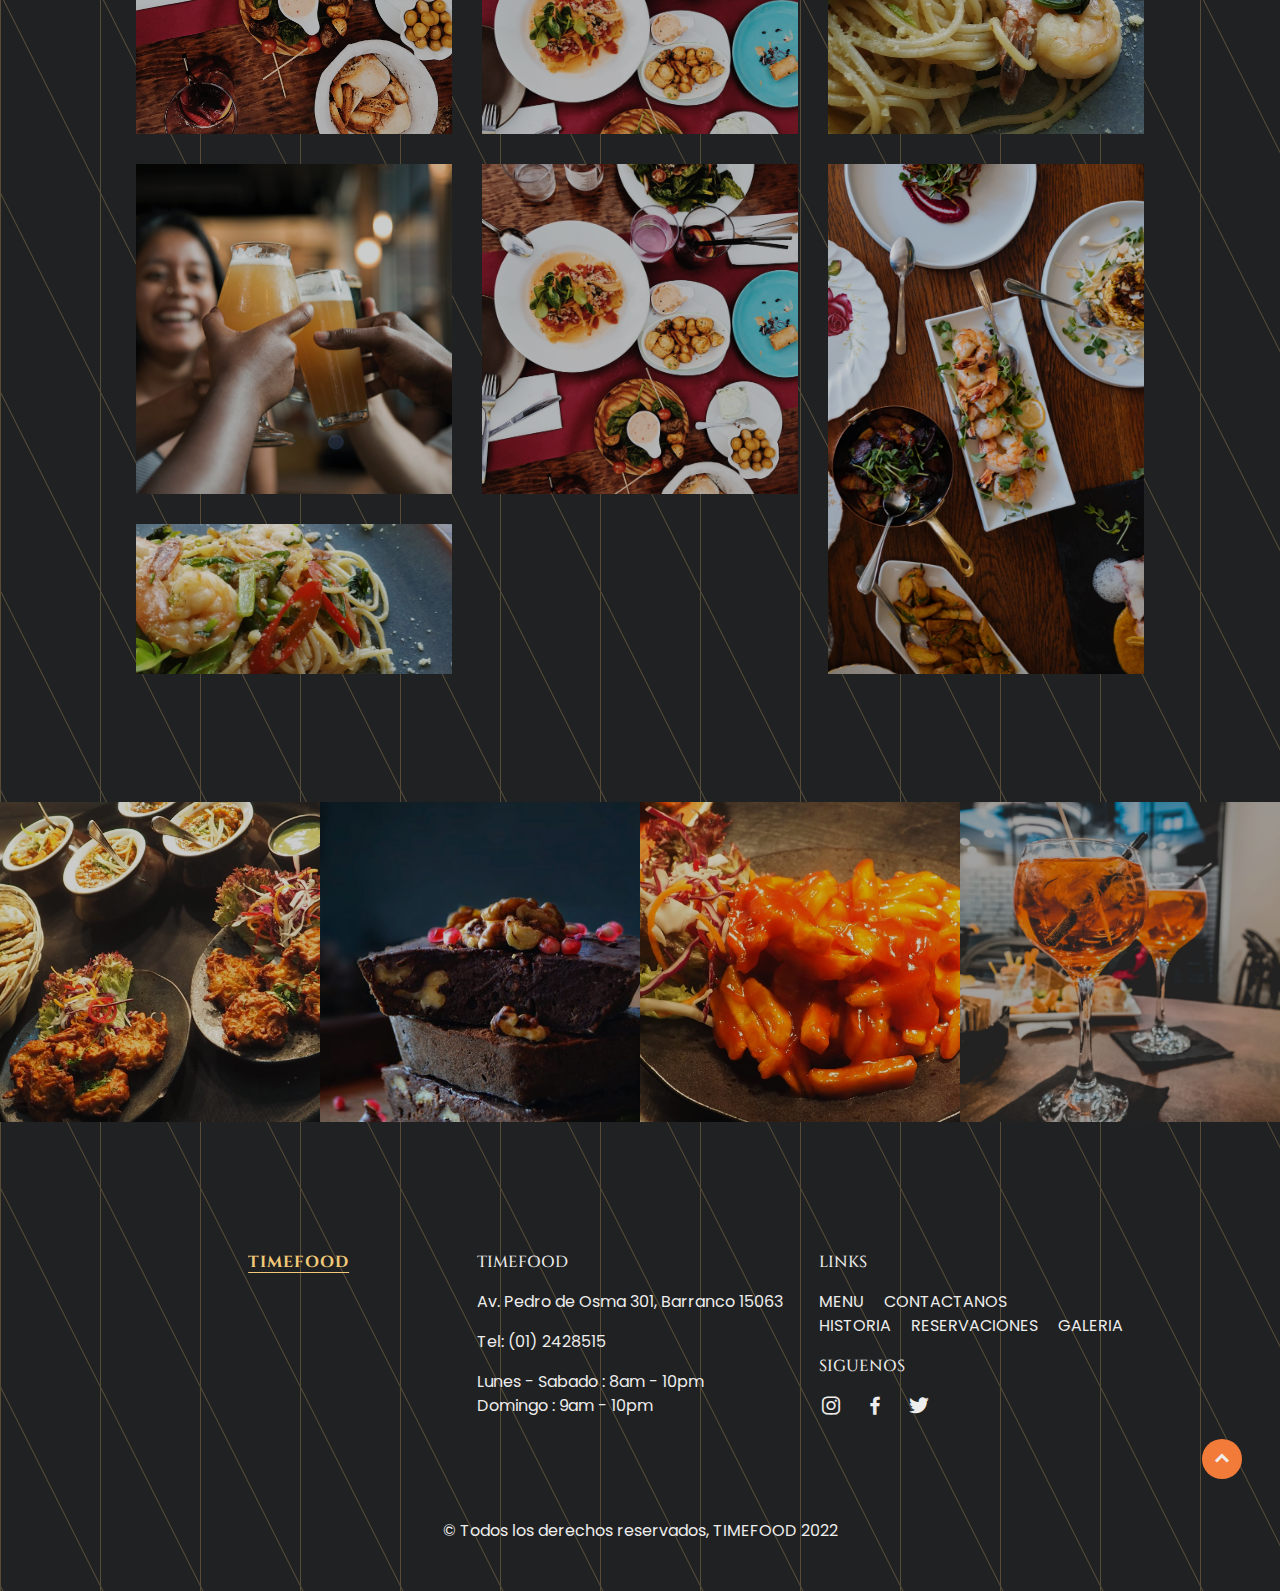
<file: pages/galeria.html>
<!DOCTYPE html>
<html lang="en">

<head>
    <meta charset="UTF-8">
    <meta http-equiv="X-UA-Compatible" content="IE=edge">
    <meta name="viewport" content="width=device-width, initial-scale=1.0">
    <!-- -------------------------------------- FAVICON ------------------------------------- -->
    <link rel="shortcut icon" href="../images/favicon.ico" type="image/x-icon">
    <!-- -------------------------------------- BOXICONS ------------------------------------- -->
    <link rel="stylesheet" href="https://cdn.jsdelivr.net/npm/boxicons@latest/css/boxicons.min.css">
    <!-- -------------------------------------- CSS ------------------------------------- -->
    <link rel="stylesheet" href="../css/style.css">
    <title>GALERIA</title>
</head>

<body>
    <header class="header" id="inicio">
        <div class="nav container">
            <a href="../index.html" class="nav__logo">TIMEFOOD</a>
            <div class="nav__menu">
                <ul class="nav__list">
                    <li class="nav__item"><a href="menu.html" class="nav__link">Menu</a></li>
                    <li class="nav__item"><a href="contactanos.html" class="nav__link">Contactanos</a></li>
                    <li class="nav__item"><a href="historia.html" class="nav__link">Historia</a></li>
                    <li class="nav__item"><a href="reservaciones.html" class="nav__link">Reservaciones</a></li>
                    <li class="nav__item"><a href="galeria.html" class="active">Galeria</a></li>
                </ul>
            </div>
        </div>
    </header>
    <main>
        <section class="gallery section">
            <div class="gallery__container container grid__gallery">
              <div class="item"></div>
              <div class="item item--large"></div>
              <div class="item item--medium"></div>
              <div class="item item--large"></div>
              <div class="item item--full"></div>
              <div class="item item--medium"></div>
              <div class="item item--large"></div>
              <div class="item"></div>
              <div class="item item--medium"></div>
              <div class="item item--large"></div>
              <div class="item"></div>
              <div class="item item--medium"></div>
              <div class="item item--medium"></div>
              <div class="item item--large"></div>
              <div class="item"></div>
            </div>
        </section>
        <section class="separator section">
            <div class="separator__container grid">
                <img src="../images/separator1.jpeg" alt="platos de comida" class="separator__img">
                <img src="../images/separator2.jpeg" alt="platos de comida" class="separator__img">
                <img src="../images/separator3.jpeg" alt="comida asiatica" class="separator__img">
                <img src="../images/separator4-min.jpg" alt="cocteles" class="separator__img">
            </div>
        </section>
    </main>
    <footer class="footer section">
        <div class="footer__container container grid">
            <a href="../index.html" class="footer__logo">TIMEFOOD</a>
            <div class="footer__info">
                <h3 class="footer__title">Timefood</h3>
                <div class="footer__data">
                    <p class="footer__location">Av. Pedro de Osma 301, Barranco 15063</p>
                    <p class="footer__phone">Tel: (01) 2428515</p>
                    <p class="footer__schedule">Lunes - Sabado : 8am - 10pm <br>
                        Domingo : 9am - 10pm</p>
                </div>
            </div>
            <div class="footer__company">
                <div class="footer__page">
                    <h3 class="footer__title">links</h3>
                    <div class="footer__links">
                        <a href="menu.html" class="footer__link">Menu</a>
                        <a href="contactanos.html" class="footer__link">Contactanos</a> <br>
                        <a href="historia.html" class="footer__link">Historia</a>
                        <a href="reservaciones.html" class="footer__link">Reservaciones</a>
                        <a href="galeria.html" class="footer__link">Galeria</a>
                    </div>
                </div>
                <div class="footer__follow">
                    <h3 class="footer__title">siguenos</h3>
                    <div class="footer__links">
                        <a href="https://www.instagram.com/restaurante_laspalmeras/?hl=en" target="_blank" class="footer__link"><i class='footer__icon bx bxl-instagram'></i></a>
                        <a href="https://www.facebook.com/CentralRestaurante/" target="_blank" class="footer__link"><i class='footer__icon bx bxl-facebook'></i></a>
                        <a href="https://twitter.com/centralrest?lang=en" target="_blank" class="footer__link"><i class='footer__icon bx bxl-twitter'></i></a>
                    </div>
                </div>
            </div>
        </div>
        <div class="footer__arrow-up"><a href="#inicio" class="footer__arrow"><i class='bx bxs-chevron-up'></i></a>
        </div>
        <p class="footer__copy">&copy Todos los derechos reservados, TIMEFOOD 2022</p>
    </footer>
</body>

</html>
</file>
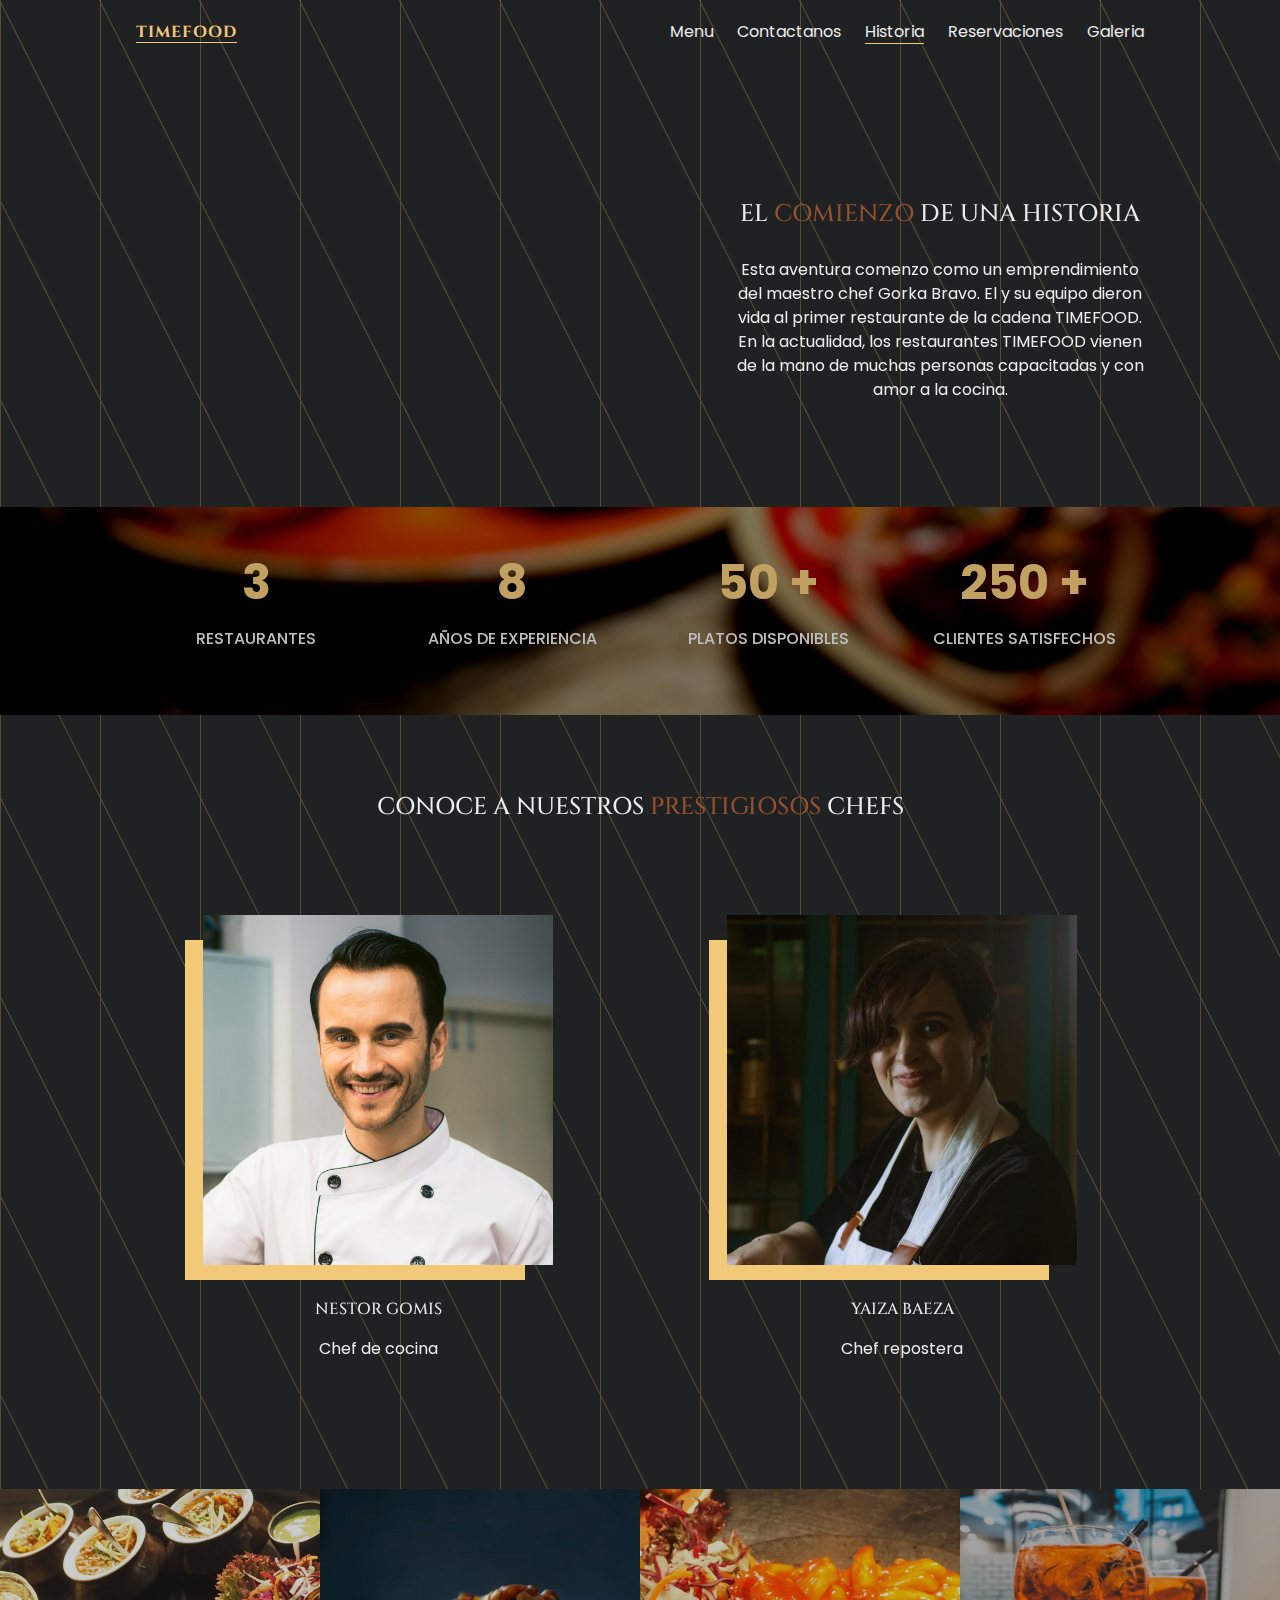
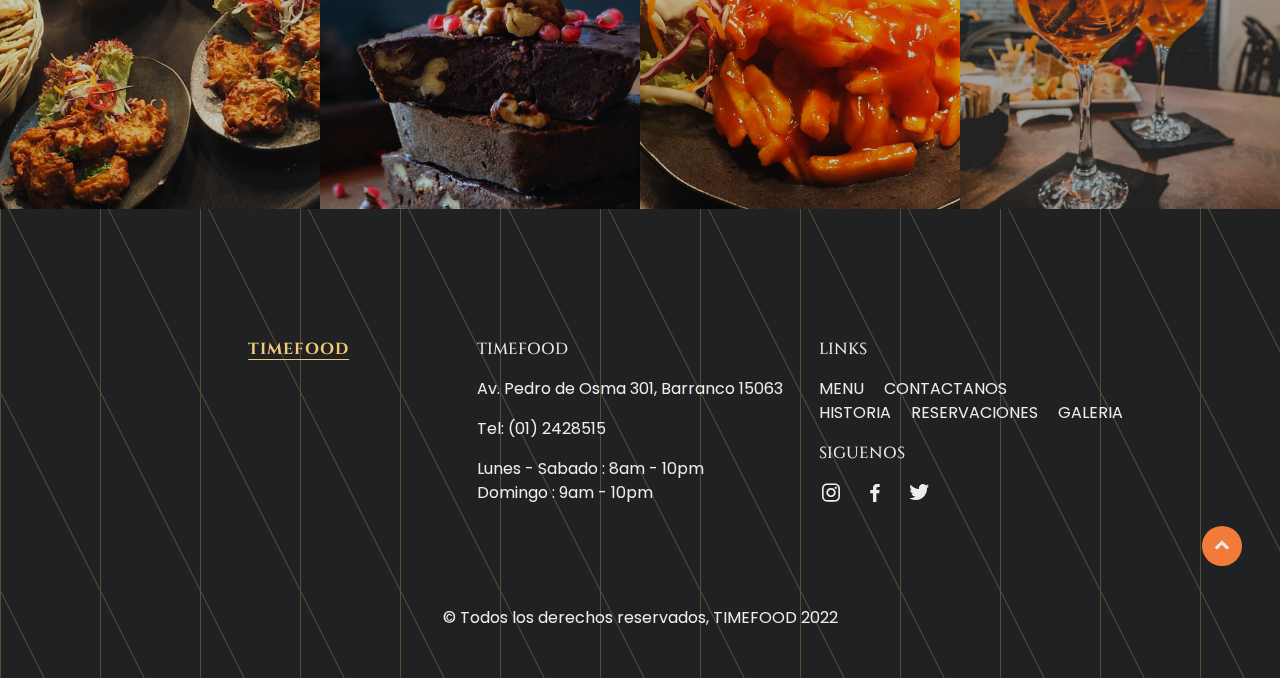
<file: pages/historia.html>
<!DOCTYPE html>
<html lang="en">

<head>
    <meta charset="UTF-8">
    <meta http-equiv="X-UA-Compatible" content="IE=edge">
    <meta name="viewport" content="width=device-width, initial-scale=1.0">
    <!-- -------------------------------------- FAVICON ------------------------------------- -->
    <link rel="shortcut icon" href="../images/favicon.ico" type="image/x-icon">
    <!-- -------------------------------------- BOXICONS ------------------------------------- -->
    <link rel="stylesheet" href="https://cdn.jsdelivr.net/npm/boxicons@latest/css/boxicons.min.css">
    <!-- -------------------------------------- CSS ------------------------------------- -->
    <link rel="stylesheet" href="../css/style.css">
    <title>HISTORIA</title>
</head>

<body>
    <header class="header" id="inicio">
        <div class="nav container">
            <a href="../index.html" class="nav__logo">TIMEFOOD</a>
            <div class="nav__menu">
                <ul class="nav__list">
                    <li class="nav__item"><a href="menu.html" class="nav__link">Menu</a></li>
                    <li class="nav__item"><a href="contactanos.html" class="nav__link">Contactanos</a></li>
                    <li class="nav__item"><a href="historia.html" class="active">Historia</a></li>
                    <li class="nav__item"><a href="reservaciones.html" class="nav__link">Reservaciones</a></li>
                    <li class="nav__item"><a href="galeria.html" class="nav__link">Galeria</a></li>
                </ul>
            </div>
        </div>
    </header>
    <main>
        <section class="about section">
            <div class="about__container container grid">
                <iframe src="https://www.youtube.com/embed/AnaVI-IHZiU" width="560" height="315" title="restaurante TIMEFOOD" frameborder="0" allowfullscreen></iframe>
                <div class="about__data">
                    <h2 class="about__title">El <span class="highlight">comienzo</span> de una historia</h2>
                    <p class="about__description">Esta aventura comenzo como un emprendimiento del maestro chef Gorka Bravo. El y su equipo dieron vida al primer restaurante de la cadena TIMEFOOD.</p>
                    <p class="about__description">En la actualidad, los restaurantes TIMEFOOD vienen de la mano de muchas personas capacitadas y con amor a la cocina.</p>
                </div>
            </div>
        </section>
        <section class="info">
            <div class="info__container container grid">
                <div class="info__item">
                    <span class="info__span">3</span>
                    <p class="info__description">restaurantes</p>
                </div>
                <div class="info__item">
                    <span class="info__span">8</span>
                    <p class="info__description">años de experiencia</p>
                </div>
                <div class="info__item">
                    <span class="info__span">50 +</span>
                    <p class="info__description">platos disponibles</p>
                </div>
                <div class="info__item">
                    <span class="info__span">250 +</span>
                    <p class="info__description">clientes satisfechos</p>
                </div>
            </div>
        </section>
        <section class="chef section">
            <h2 class="chef__title">conoce a nuestros <span class="highlight">prestigiosos</span> chefs</h2>
            <div class="chef__container container grid">
                <div class="chef__item">
                    <img src="../images/historia/chef1.jpg" alt="Chef" class="chef__img">
                    <h3 class="chef__name">Nestor Gomis</h3>
                    <span class="chef__titulo">Chef de cocina</span>
                </div>
                <div class="chef__item">
                    <img src="../images/historia/chef2.jpg" alt="Chef" class="chef__img">
                    <h3 class="chef__name">Yaiza Baeza</h3>
                    <span class="chef__titulo">Chef repostera</span>
                </div>
            </div>
        </section>
        <section class="separator section">
            <div class="separator__container grid">
                <img src="../images/separator1.jpeg" alt="platos de comida" class="separator__img">
                <img src="../images/separator2.jpeg" alt="platos de comida" class="separator__img">
                <img src="../images/separator3.jpeg" alt="comida asiatica" class="separator__img">
                <img src="../images/separator4-min.jpg" alt="cocteles" class="separator__img">
            </div>
        </section>
    </main>
    <footer class="footer section">
        <div class="footer__container container grid">
            <a href="../index.html" class="footer__logo">TIMEFOOD</a>
            <div class="footer__info">
                <h3 class="footer__title">Timefood</h3>
                <div class="footer__data">
                    <p class="footer__location">Av. Pedro de Osma 301, Barranco 15063</p>
                    <p class="footer__phone">Tel: (01) 2428515</p>
                    <p class="footer__schedule">Lunes - Sabado : 8am - 10pm <br>
                        Domingo : 9am - 10pm</p>
                </div>
            </div>
            <div class="footer__company">
                <div class="footer__page">
                    <h3 class="footer__title">links</h3>
                    <div class="footer__links">
                        <a href="menu.html" class="footer__link">Menu</a>
                        <a href="contactanos.html" class="footer__link">Contactanos</a> <br>
                        <a href="historia.html" class="footer__link">Historia</a>
                        <a href="reservaciones.html" class="footer__link">Reservaciones</a>
                        <a href="galeria.html" class="footer__link">Galeria</a>
                    </div>
                </div>
                <div class="footer__follow">
                    <h3 class="footer__title">siguenos</h3>
                    <div class="footer__links">
                        <a href="https://www.instagram.com/restaurante_laspalmeras/?hl=en" target="_blank" class="footer__link"><i class='footer__icon bx bxl-instagram'></i></a>
                        <a href="https://www.facebook.com/CentralRestaurante/" target="_blank" class="footer__link"><i class='footer__icon bx bxl-facebook'></i></a>
                        <a href="https://twitter.com/centralrest?lang=en" target="_blank" class="footer__link"><i class='footer__icon bx bxl-twitter'></i></a>
                    </div>
                </div>
            </div>
        </div>
        <div class="footer__arrow-up"><a href="#inicio" class="footer__arrow"><i class='bx bxs-chevron-up'></i></a>
        </div>
        <p class="footer__copy">&copy Todos los derechos reservados, TIMEFOOD 2022</p>
    </footer>
</body>

</html>
</file>
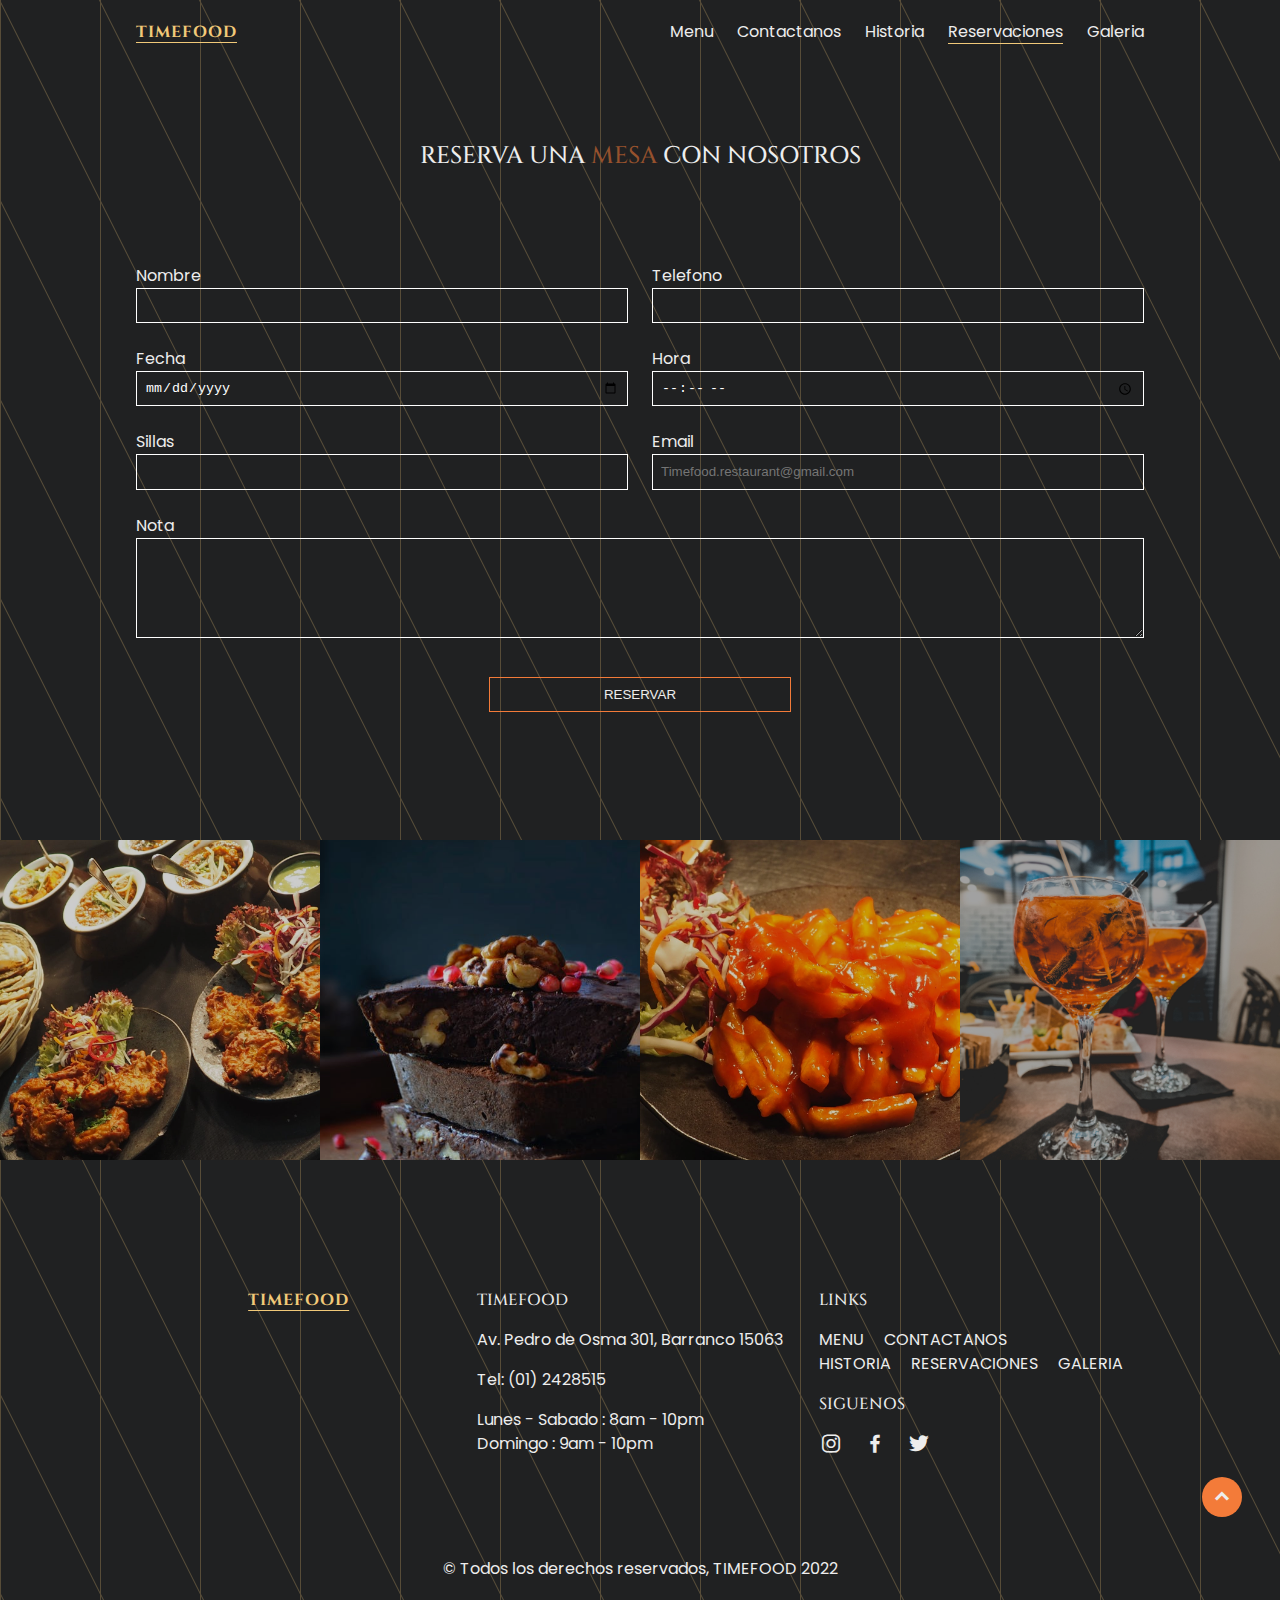
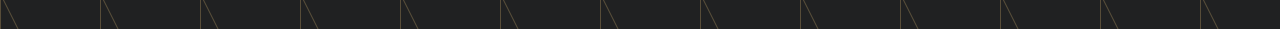
<file: pages/reservaciones.html>
<!DOCTYPE html>
<html lang="en">

<head>
    <meta charset="UTF-8">
    <meta http-equiv="X-UA-Compatible" content="IE=edge">
    <meta name="viewport" content="width=device-width, initial-scale=1.0">
    <!-- -------------------------------------- FAVICON ------------------------------------- -->
    <link rel="shortcut icon" href="../images/favicon.ico" type="image/x-icon">
    <!-- -------------------------------------- BOXICONS ------------------------------------- -->
    <link rel="stylesheet" href="https://cdn.jsdelivr.net/npm/boxicons@latest/css/boxicons.min.css">
    <!-- -------------------------------------- CSS ------------------------------------- -->
    <link rel="stylesheet" href="../css/style.css">
    <title>RESERVACIONES</title>
</head>

<body>
    <header class="header" id="inicio">
        <div class="nav container">
            <a href="../index.html" class="nav__logo">TIMEFOOD</a>
            <div class="nav__menu">
                <ul class="nav__list">
                    <li class="nav__item"><a href="menu.html" class="nav__link">Menu</a></li>
                    <li class="nav__item"><a href="contactanos.html" class="nav__link">Contactanos</a></li>
                    <li class="nav__item"><a href="historia.html" class="nav__link">Historia</a></li>
                    <li class="nav__item"><a href="reservaciones.html" class="active">Reservaciones</a></li>
                    <li class="nav__item"><a href="galeria.html" class="nav__link">Galeria</a></li>
                </ul>
            </div>
        </div>
    </header>
    <main>
        <section class="reservation section">
            <h2 class="reservation__title">reserva una <span class="highlight">mesa</span> con nosotros</h2>
            <form class="reservation__container container">
                <div class="reservation__group grid">
                    <div class="reservation__input">
                        <label for="name">Nombre</label>
                        <input type="text" name="name" id="name" required>
                    </div>
                    <div class="reservation__input">
                        <label for="phone">Telefono</label>
                        <input type="tel" name="phone" id="phone" required maxlength="9">
                    </div>
                    <div class="reservation__input">
                        <label for="date">Fecha</label>
                        <input type="date" name="date" id="date" required>
                    </div>
                    <div class="reservation__input">
                        <label for="time">Hora</label>
                        <input type="time" name="time" id="time" min="08:00" max="21:00" required>
                    </div>
                    <div class="reservation__input">
                        <label for="number">Sillas</label>
                        <input type="number" name="number" id="number" required max="8">
                    </div>
                    <div class="reservation__input">
                        <label for="email">Email</label>
                        <input type="email" name="email" id="email" placeholder="Timefood.restaurant@gmail.com" required>
                    </div>

                    <div class="reservation__input span__column">
                        <label for="note">Nota</label>
                        <textarea name="note" id="note"></textarea>
                    </div>
                </div>

                <div class="reservation__input">
                    <input class="btn__reservation" type="submit" value="reservar">
                </div>
            </form>
        </section>

        <section class="separator section">
            <div class="separator__container grid">
                <img src="../images/separator1.jpeg" alt="platos de comida" class="separator__img">
                <img src="../images/separator2.jpeg" alt="platos de comida" class="separator__img">
                <img src="../images/separator3.jpeg" alt="comida asiatica" class="separator__img">
                <img src="../images/separator4-min.jpg" alt="cocteles" class="separator__img">
            </div>
        </section>
    </main>
    <footer class="footer section">
        <div class="footer__container container grid">
            <a href="../index.html" class="footer__logo">TIMEFOOD</a>
            <div class="footer__info">
                <h3 class="footer__title">Timefood</h3>
                <div class="footer__data">
                    <p class="footer__location">Av. Pedro de Osma 301, Barranco 15063</p>
                    <p class="footer__phone">Tel: (01) 2428515</p>
                    <p class="footer__schedule">Lunes - Sabado : 8am - 10pm <br>
                        Domingo : 9am - 10pm</p>
                </div>
            </div>
            <div class="footer__company">
                <div class="footer__page">
                    <h3 class="footer__title">links</h3>
                    <div class="footer__links">
                        <a href="menu.html" class="footer__link">Menu</a>
                        <a href="contactanos.html" class="footer__link">Contactanos</a> <br>
                        <a href="historia.html" class="footer__link">Historia</a>
                        <a href="reservaciones.html" class="footer__link">Reservaciones</a>
                        <a href="galeria.html" class="footer__link">Galeria</a>
                    </div>
                </div>
                <div class="footer__follow">
                    <h3 class="footer__title">siguenos</h3>
                    <div class="footer__links">
                        <a href="https://www.instagram.com/restaurante_laspalmeras/?hl=en" target="_blank" class="footer__link"><i class='footer__icon bx bxl-instagram'></i></a>
                        <a href="https://www.facebook.com/CentralRestaurante/" target="_blank" class="footer__link"><i class='footer__icon bx bxl-facebook'></i></a>
                        <a href="https://twitter.com/centralrest?lang=en" target="_blank" class="footer__link"><i class='footer__icon bx bxl-twitter'></i></a>
                    </div>
                </div>
            </div>
        </div>
        <div class="footer__arrow-up"><a href="#inicio" class="footer__arrow"><i class='bx bxs-chevron-up'></i></a>
        </div>
        <p class="footer__copy">&copy Todos los derechos reservados, TIMEFOOD 2022</p>
    </footer>
</body>

</html>
</file>
<file: css/style.css>
@import url('https://fonts.googleapis.com/css2?family=Cinzel:wght@600;700&family=Poppins:wght@400;600;700&display=swap');
:root{
    --body-color:hsl(210, 3%, 13%);
    --primary-color:hsl(40, 81%, 71%);
    --secondary-color:hsl(21, 54%, 38%);
    --text-color:hsl(0, 0%, 93%);
    --dishes-background:hsl(0, 0%, 16%);
    --btn-color:hsl(21, 89%, 59%);
    --small-text-color:hsl(0, 3%, 86%);

    --body-font: 'Poppins', sans-serif;
    --title-font: 'Cinzel', serif;

    --font-bold:700;
    --font-semi-bold:500;

    --bigger-font-size:3rem;
    --big-font-size:1.5rem;
    --normal-font-size:1rem;
    --small-font-size:.850rem;
    --btn-font-size:1.25rem;

    --mb-05:.5rem;
    --mb-1:1rem;
    --mb-2:2rem;
    --mb-3:3rem;
}
*{
    box-sizing: border-box;
    margin: 0;
    padding: 0;
}
html{
    scroll-behavior: smooth;
}
a{
    text-decoration: none;
    color: var(--text-color);
}
ul{
    list-style: none;
}
img{
    max-width: 100%;
    display: block;
}
h1{
    font-weight: var(--body-font);
    font-size: var(--bigger-font-size);
    text-transform: uppercase;
    font-family: var(--title-font);
    margin-bottom: var(--mb-1);
}
h2{
    font-weight: var(--font-semi-bold);
    font-size: var(--big-font-size);
    text-transform: uppercase;
    font-family: var(--title-font);
    margin-bottom: var(--mb-2);
}
h3{
    font-weight: var(--font-semi-bold);
    text-transform: uppercase;
    font-family: var(--title-font);
    margin-bottom: var(--mb-1);
    font-size: var(--normal-font-size);
}
.container{
    max-width: 1024px;
    margin: auto;
    padding-right: var(--mb-05);
    padding-left: var(--mb-05);
}
.section{
    padding: 5rem 0 3rem;
}
.grid{
    display: grid;
}
.highlight{
    color: var(--secondary-color);
}
.active::before{
    content: "";
    position: absolute;
    background-color: var(--primary-color);
    width: 100%;
    height: 1px;
    bottom: 0;
}
.span__column {
    grid-column: span 2;
}
body{
    background-color: var(--body-color);
    font-size: var(--normal-font-size);
    font-family: var(--body-font);
    line-height: 1.5rem;
    color: var(--text-color);
    background-image: url("data:image/svg+xml,%3Csvg xmlns='http://www.w3.org/2000/svg' width='100' height='199' viewBox='0 0 100 199'%3E%3Cg fill='%23f1c979' fill-opacity='0.26'%3E%3Cpath d='M0 199V0h1v1.99L100 199h-1.12L1 4.22V199H0zM100 2h-.12l-1-2H100v2z'%3E%3C/path%3E%3C/g%3E%3C/svg%3E");
}
.nav{
    height: 4rem;
    display: flex;
    justify-content: space-between;
    align-items: center;
}
.nav__logo,
.footer__logo{
    font-family: var(--title-font);
    font-weight: var(--font-bold);
    letter-spacing: 1px;
    color: var(--primary-color);
    text-underline-position: under;
    text-align: center;
    text-decoration: underline;
}
.nav__list{
    display: flex;
    column-gap: 1.5rem;
}
.nav__item{
    position: relative;
}

.chef__container,
.about__container,
.hero__container,
.bookTable__container,
.dishes__container{
    grid-template-columns: repeat(2, 1fr);
    column-gap: 2.5rem;
    place-items: center;
}
.hero__title{
    line-height: 4rem;
}
.btn__message{
    width: 30%;
    background-color: transparent;
    border: 1px solid var(--btn-color);
    text-transform: uppercase;
}
.btn__reservation:hover,
.btn__message:hover{
    background-color: var(--btn-color);
}
.btn__hero,
.btn__bookTable{
    display: inline-block;
    padding: 15px 45px;
    text-transform: uppercase;
    border-radius: 10px;
    background-color: var(--btn-color);
    border: none;
    color: var(--text-color);
}
.btn__hero:hover,
.btn__bookTable:hover{
    transform: translateY(-0.25em);
}
.hero__description,
.bookTable__description{
    margin-bottom: var(--mb-2);
}
.special__item{
    padding: 0.5rem;
    display: flex;
    flex-direction: column;
    justify-content: center;
    align-items: center;
}
.special__item_description{
    font-size: var(--small-font-size);
}

.special__item:hover{
    background-color: var(--primary-color);
    color: #111;
}

.special__title{
    text-align: center;
}
.menu__ensaladas__title,
.chef__title,
.reservation__title,
.dessert__title,
.special__description,
.dishes__title{
    text-align: center;
    padding-bottom: 4rem;
}
.info__container,
.special__container{
   grid-template-columns: repeat(4, 1fr);
   column-gap: 1rem;
   text-align: center;
}
.special__img{
    aspect-ratio: 1/1;
    object-fit: cover;
    border-radius: 50%;
    filter: brightness(0.8);
    width: 150px;
    margin-bottom: var(--mb-1);
}
.special__subtitle{
    margin-bottom: var(--mb-1);
    letter-spacing: 1.5px;
}

.dishes__container{
    gap: 2.5rem;
    place-items: self-end;
}
.dishes__item{
    display: flex;
    align-items: center;
    column-gap: 1rem;
    position: relative;
    margin-bottom: 5rem;
}
.dishes__data{
    background: var(--dishes-background);
    padding: 1rem 1rem 1rem 6rem;
    border-radius: 0.5rem;
}
.dishes__img{
    width: 150px;
    position: absolute;
    right: 80%;
}
.dishes_dessert_img,
.dishes_coctel_img{
    width: 140px;
    position: absolute;
    right: 80%;
    border-radius: 50%;
    aspect-ratio: 1/1;
}
.dishes__info{
    display: flex;
    justify-content: space-between;
    position: relative;
}
.dishes__subtitle{font-size: 1rem;}
.bookTable__img{
    width: 100%;
    min-height: 300px;
    background-repeat: no-repeat;
    background-position: bottom;
    background-size: 100%;
    transition: all 0.3s ease-in-out;
    background-image: url(../images/table.jpg);
    border-radius: var(--mb-05);
}
.offer__background:hover,
.bookTable__img:hover{
    background-size: 110%;
}
.separator__container {
    grid-template-columns: repeat(4, 1fr);
}
.separator__img{
    aspect-ratio: 1/1;
    object-fit: cover;
    filter: brightness(0.8);
}

.footer__data p:not(:last-child){
    margin-bottom: var(--mb-1);
}
.footer__links{
    margin-bottom: var(--mb-1);
}
.footer__link{
    text-transform: uppercase;
}
.bx{
    font-size: 1.5rem;
}
.footer__container{
    grid-template-columns: repeat(3, 1fr);
    column-gap: 1rem;
}
.footer__link{
    margin-right: var(--mb-1);
}
.footer__link:hover,
.footer__icon:hover{
    color: var(--secondary-color);
}
.footer__copy{
    text-align: center;
    padding: 5rem 0 0;
}
.footer__arrow-up{
    position: relative;
}
.footer__arrow{
    position: absolute;
    right: 3%;
    background-color: var(--btn-color);
    border-radius: 50%;
    display: flex;
    padding: 0.5rem;
}
.dessert__container{
    grid-template-columns: repeat(4, 1fr);
    gap: 1rem;
}
.offer__background{
    background-position: center;
    background-size: 100%;
    background-repeat: no-repeat;   
    filter: brightness(0.8);
    min-height: 200px;
    transition: all 0.3s ease-in-out;
}
.offer__shadow{
    box-shadow: inset 0px -37px 42px 0px var(--body-color);
}
.offer__item_1{
    background-image: url(../images/menu/dessert1.jpg);
    display: flex;
    align-items: flex-end;
    border-top-left-radius: var(--mb-05);
}
.offer__item_2{
    background-image: url(../images/menu/dessert2.jpg);
    display: flex;
    align-items: flex-end;
    border-top-right-radius: var(--mb-05);
}
.offer__item_3{
    background-image: url(../images/menu/dessert4.jpeg);
    display: flex;
    align-items: flex-end;
    border-bottom-left-radius: var(--mb-05);
}
.offer__item_4{
    background-image: url(../images/menu/dessert5.jpg);
    display: flex;
    align-items: flex-end;
    grid-column: 2/4;
}
.offer__item_5{
    background-image: url(../images/menu/dessert3.jpg);
    display: flex;
    align-items: flex-end;
    border-bottom-right-radius: var(--mb-05);
}
.dessert__data{
    display: flex;
    justify-content: space-between;
    width: 100%;
    padding: .5rem;
}
.offer__subtitle,
.offer__price{
    font-size: 1rem;
    margin: 0;
}
.message__container,
.reservation__group{
    grid-template-columns: repeat(2 , 1fr);
    gap: 1.5rem;
    margin-bottom: var(--mb-2);
}
label{
    display: block;
}
input{
    height: 2.2rem;
    width: 100%;
    padding: 0.2rem 0.5rem;
    outline: none;
    background-color: transparent;
    border: 1px solid white;
    color: white;
}
textarea{
    width: 100%;
    height: 100px;
    outline: none;
    padding: 0.2rem 0.5rem;
    background-color: transparent;
    border: 1px solid white;
    color: white;
}
.btn__reservation{
    margin: 0 auto;
    display: block;
    width: 30%;
    outline: none;
    color: var(--text-color);
    border: none;
    cursor: pointer;
    background-color: transparent;
    border: 1px solid var(--btn-color);
    text-transform: uppercase;
}
.location__data,
.about__data{
    display: flex;
    flex-direction: column;
    align-self: center;
    justify-content: center;
    text-align: center;
}
.message__data{
    display: flex;
    flex-direction: column;
    justify-content: center;
}
.message__decription{
    margin-bottom: var(--mb-2);
}
.message__w{
    display: flex;
    margin-bottom: var(--mb-1);
}
.message__e{
    display: flex;
}
.info{
    background-image: url(../images/historia/info.jpg);
    background-position: center;
    background-repeat: no-repeat;
    background-size: cover;
    background-attachment: fixed;
    filter: brightness(0.8);
    padding: 4rem;
}
.info__item{
    filter: brightness(1);
}
.info__span{
    font-size: 3rem;
    font-weight: var(--font-bold);
    color: var(--primary-color);
    margin-bottom: var(--mb-2) ;
    display: inline-block;
}
.info__description{text-transform: uppercase; font-weight: var(--font-semi-bold);}
.chef__item{
    text-align: center;
}
.chef__img{
    width: 350px;
    margin-bottom: var(--mb-2);
    box-shadow: -23px 20px 0px -5px rgb(241, 201, 121);
}
.location__map{
    order:2;
    width: 100%;
}

.grid__gallery {
  display: grid;
  grid-gap: 30px;
  grid-template-columns: repeat(auto-fit, minmax(300px, 1fr));
  grid-auto-rows: 150px;
  grid-auto-flow: row dense;
}

.item {
  position: relative;
  display: flex;
  flex-direction: column;
  justify-content: flex-end;
  grid-column-start: auto;
  grid-row-start: auto;
  background:  url(../images/galeria/gallery_5.jpg);
  background-size: cover;
  background-position: center;
  background-repeat: no-repeat;
  transition: transform 0.3s ease-in-out;
  counter-increment: item-counter;
  filter: brightness(0.8);
} 
.item:nth-of-type(2n) {
    background-image: url(../images/galeria/gallery_8.jpg);
}
  .item:nth-of-type(3n) {
    background-image: url(../images/galeria/gallery_1.jpg);
  }
  
  .item:nth-of-type(4n) {
    background-image: url(../images/galeria/gallery_2.jpg);
  }
  
  .item:nth-of-type(5n) {
    background-image: url(../images/galeria/gallery_3.jpg);
  }
  
  .item:nth-of-type(6n) {
    background-image: url(../images/galeria/gallery_4.jpg);
  }
  
  .item:hover {
    transform: scale(1.05);   
  }
  .item:after {
    opacity: 0;
  }
  .item--medium {
    grid-row-end: span 2;
  }

  .item--large {
    grid-row-end: span 3;
  }

  .item--full {
    grid-column-end: auto;   
  }

  @media screen and (min-width: 768px) {
    .item--full{
        grid-column: 1/-1;
        grid-row-end: span 2;
    }
  }

  .message__input:not(:last-child){
    margin-bottom: var(--mb-1);
  }

  .message__icon{
    margin-right: 0.5rem;
    color: var(--secondary-color);
  }
.dishes__price{
    margin-left: 1rem;
}
.offer__container{
    display: flex;
    align-items:center ;
    justify-content: space-between;
    background-color: var(--btn-color);
    border-radius: .5rem;
    padding: 1rem 1.5rem;
}
.offer__title{
    font-size: 2rem;
    line-height: 3rem;
    font-weight: var(--font-bold);
}
.offer__img{
    width: 300px;
}
</file>
